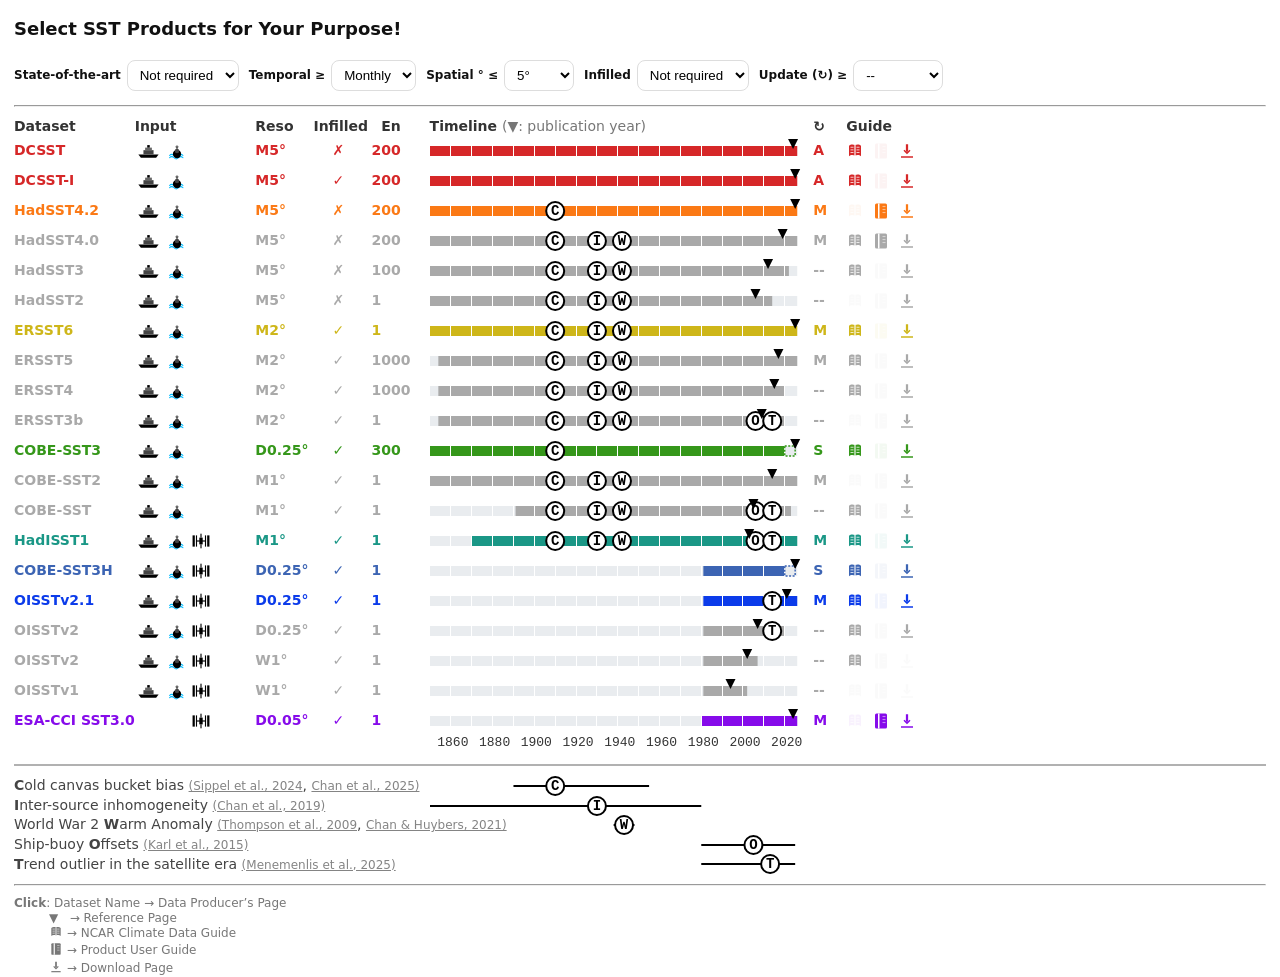
<file: Dataset_selector.html>
<!doctype html>
<html lang="en">
<head>
<meta charset="utf-8" />
<meta name="viewport" content="width=device-width,initial-scale=1" />
<title>SST Select</title>
<style>
  :root{
    --bg:#ffffff;
    --text:#111;
    --muted:#69707a;
    --grid-gap:8px;
    --row-h:30px;
    --bar-h:10px;
    --bar-r:0px;
    --bgbar:#e9ecef;
    --dim:0.7;
    --marker-dim:0.1;
    --legend-muted:#444;
  }
  html,body{height:100%}
  body{margin:0;background:var(--bg);color:var(--text);font:14px/1.4 system-ui,-apple-system,Segoe UI,Roboto,Ubuntu,Arial,sans-serif}
  .wrap{max-width:1280px;margin:18px auto;padding:0 14px}
  h1{font:600 18px/1.2 system-ui;margin:0 0 12px}
  .controls{display:flex;flex-wrap:nowrap;gap:10px;margin:8px 0 14px;white-space:nowrap;}
  .control{display:flex;align-items:center;gap:6px}
  .control label{font-size:12px; font-weight: 600;}
  input[type="search"]{padding:6px 8px;border:1px solid #ddd;border-radius:8px}
  select{padding:6px 8px;border:1px solid #ddd;border-radius:8px;background:#fff}
  select:focus {
    outline: none;              /* remove default outline */
    border-color: #8d8d8d;         /* custom border */
    background-color: #ffffff;  /* custom background */
    color: #3d3d3d;                /* custom text color */
  }

  a.ref-link {
    font-size: 12px;     /* text size */
    color: #848484;      /* link color */
    text-decoration: underline;
  }

  a.ref-link:hover,
  a.ref-link:focus { color: #5c5c5c; }   /* optional */
  a.ref-link:visited { color: #848484; } /* optional */

  /* ==== main grid (8 columns) ==== */
  .grid{
    display:grid;
    grid-template-columns: 9% 9% 4% 4% 4% 30% 2% 6%;
    column-gap:var(--grid-gap);
    row-gap:0px;
    align-items:center;
    overflow:visible;
  }
  .hdr{font-weight:600;color:#333}
  .row{height:var(--row-h);display:contents}
  .cell{align-self:center;overflow:visible}
  .name a{font-weight:700;text-decoration:none;white-space:nowrap}
  .icons{display:flex;gap:6px;align-items:center}
  .icons img{height:18px;width:auto;object-fit:contain;display:block}
  .mono{font-variant-numeric:tabular-nums}
  .ens{white-space:nowrap}
  .upd{white-space:nowrap}
  .tl{position:relative;height:var(--row-h);display:flex;align-items:center}
  .tlsvg{width:100%;height:100%;overflow:visible}
  .bgbar{fill:var(--bgbar)}
  .actbar{stroke:none}
  .gap{fill:none;stroke-width:1.5;stroke-dasharray:2 1.5}
  .marker{cursor:pointer}
  .mtext{
    font:700 14px/1.0 ui-monospace,Consolas,monospace;
    dominant-baseline:central;
    text-anchor:middle;
    fill:#000;
    stroke:none;
  }
  .pubTri{cursor:pointer}

  .axis {
    border: none;
    margin: 0;
    height: 28px;
    line-height: 0;   /* remove baseline gap */
    padding-top: 0pt;   /* only top */
    padding-bottom: 0;   /* no bottom */
  }

  .axsvg {
    display: block;   /* stop inline-svg baseline spacing */
    height: 100%;
    width: 100%;
  }
  /* replace the old .tick text rule */
  .axis text.tick {
    font-size: 13px;                 /* set size */
    font-family: ui-monospace, Consolas, monospace;
    fill: #333;
  }
  .tick line{stroke:#bbb}
  .dim{opacity:var(--dim)}
  .row.dim > .cell{opacity:var(--dim)}
  .not-soa{filter:grayscale(1) opacity(0.75);opacity:0.6}

  /* ==== legend aligned to the same 7-column grid ==== */
  .legend{
    display:grid;
    grid-template-columns: 9% 9% 4% 4% 4% 30% 2% 6%;
    column-gap:var(--grid-gap);
    align-items:center;
    margin-top:10px;
    color:var(--legend-muted);
  }
  .legend .lg{display:contents}
  .legend .label{grid-column:1 / span 5; white-space:nowrap; overflow:visible}
  .legsvg{grid-column:6; height:14px; width:100%; overflow:visible; display:block; margin-left:0}
  .legline{stroke:#000;stroke-width:2}
  /* style only the circle; do not stroke text */
  .legmark circle{fill:#fff;stroke:#000;stroke-width:2}
  .legend .mtext{fill:#000;stroke:none}

  /* link-icons cell */
  .links{display:flex;align-items:center;gap:8px}
  .linkicon{width:18px;height:18px;display:inline-block}
  .linkicon img{width:100%;height:100%;display:block}
  .linkicon[aria-disabled="true"]{opacity:.05;pointer-events:none}

  .tip{position:fixed;pointer-events:none;background:#111;color:#fff;padding:6px 8px;border-radius:6px;font-size:12px;opacity:0;transition:opacity .12s}
  body[data-hover-code] .marker{opacity:var(--marker-dim)}
  body[data-hover-code] .marker[data-code]{opacity:var(--marker-dim)}
  body[data-hover-code] .marker[data-code].active-code{opacity:1}

  /* dim all legend rows when a code is hovered */
  body[data-hover-code] .legend .label,
  body[data-hover-code] .legend .legsvg { opacity: var(--dim); }

  /* undim only the matching legend row */
  body[data-hover-code] .legend .lg.active-code .label,
  body[data-hover-code] .legend .lg.active-code .legsvg { opacity: 1; }

  hr {margin:10px 0;   /* thin spacing around rule */}

  hr.dashed {
    border: none;                 /* remove default */
    border-top: 2px solid #4444446a;  /* dashed rule */
    margin: 0;                    /* control spacing */
  }

  .tl-scroll{ overflow-x:auto; }
  .tl-content{ min-width:300px; }  /* prevents shrink; enables sideways scroll */
  .grid, .legend, .axis{ min-width:300px; }  /* match the same min */

.instructions {
  color:#777;
  font-size:9pt;
  margin:0;
  line-height:1.2;
}

.instructions .line {
  display:block;       /* force each item onto its own line */
  margin-left:35px;   /* indent all continuation lines */
}

.instructions .line.first {
  margin-left:0;       /* first line stays flush */
}

</style>

</head>
<body>
<div class="wrap">
  <h1>Select SST Products for Your Purpose!</h1>

  <div class="tl-scroll">
  <div class="controls">
    <div class="control">
      <label>State-of-the-art</label>
      <select id="flt-soa">
        <option value="any" selected>Not required</option>
        <option value="yes">Yes</option>
      </select>
    </div>
    <div class="control">
      <label>Temporal ≥</label>
      <select id="flt-temporal">
        <option value="Monthly" selected>Monthly</option>
        <option value="Weekly">Weekly</option>
        <option value="Daily">Daily</option>
      </select>
    </div>
    <div class="control">
      <label>Spatial ° ≤</label>
      <select id="flt-spatial">
        <option value="5" selected>5°</option>
        <option value="2">2°</option>
        <option value="1">1°</option>
        <option value="0.25">0.25°</option>
        <option value="0.05">0.05°</option>
      </select>
    </div>
    <div class="control">
      <label>Infilled</label>
      <select id="flt-complete">
        <option value="any" selected>Not required</option>
        <option value="yes">Yes</option>
      </select>
    </div>
    <div class="control">
      <label>Update (↻) ≥</label>
      <select id="flt-update">
        <option value="any" selected>--</option>
        <option value="static">Static</option>
        <option value="annually">Annually</option>
        <option value="monthly">Monthly</option>
      </select>
    </div>
  </div>

  <hr>

  <div class="grid hdr" id="hdr">
    <div class="cell name">Dataset</div>
    <div class="cell">Input</div>
    <div class="cell">Reso</div>
    <div class="cell">Infilled</div>
    <div class="cell">&nbsp En</div>
    <div class="cell">Timeline <span style="color:#777; font-weight: normal;">(▼: publication year)</span></div>
    <div class="cell">↻</div>
    <div class="cell">Guide</div> <!-- new -->
  </div>

  <div class="grid" id="rows"></div>

  <div class="axis"><svg class="axsvg"></svg></div>
  <hr class="dashed">

  <!-- Legend uses same grid. Text spans columns 1–5. SVG sits in column 6. -->
  <div class="legend" id="legend">
    <div class="lg" data-code="C"><span class="label"><b>C</b>old canvas bucket bias
      <a href="https://www.nature.com/articles/s41586-024-08230-1" class="ref-link">(Sippel et al., 2024</a>,
      <a href="https://doi.org/10.1029/2025GL116615" class="ref-link">Chan et al., 2025)</a></span><svg class="legsvg"></svg></div>
    <div class="lg" data-code="I"><span class="label"><b>I</b>nter-source inhomogeneity
      <a href="https://doi.org/10.1038/s41586-019-1349-2" class="ref-link">(Chan et al., 2019)</a></span><svg class="legsvg"></svg></div>
    <div class="lg" data-code="W"><span class="label">World War 2 <b>W</b>arm Anomaly
      <a href="https://doi.org/10.1038/nature06982" class="ref-link">(Thompson et al., 2009</a>,
      <a href="https://doi.org/10.1175/JCLI-D-20-0907.1" class="ref-link">Chan & Huybers, 2021)</a></span><svg class="legsvg"></svg></div>
    <div class="lg" data-code="O"><span class="label">Ship-buoy <b>O</b>ffsets
      <a href="https://doi.org/10.1126/science.aaa5632" class="ref-link">(Karl et al., 2015)</a></span><svg class="legsvg"></svg></div>
    <div class="lg" data-code="T"><span class="label"><b>T</b>rend outlier in the satellite era
      <a href="https://doi.org/10.1038/s41558-025-02362-6" class="ref-link">(Menemenlis et al., 2025)</a></span><svg class="legsvg"></svg></div>
    <!--<div class="lg" data-code="?"><span class="label" style="color:#ff0000"><b>Need to Check!</b></span><svg class="legsvg"></svg></div> -->
  </div>

  <hr>

  <p class="instructions">
    <span class="line first"><b>Click</b>: Dataset Name → Data Producer’s Page</span>
    <span class="line">▼ &nbsp → Reference Page</span>
    
    <span class="line">
      <span class="icon" style="color:#777; vertical-align:middle;">
        <svg xmlns="http://www.w3.org/2000/svg" viewBox="0 0 24 24" width="14" height="14">
            <path d="M12 4 C9 3,6 3,4 5 v14 c2-2,5-2,8-1 z" fill="currentColor"/>
            <path d="M12 4 C15 3,18 3,20 5 v14 c-2-2-5-2-8-1 z" fill="currentColor"/>
            <line x1="12" y1="4" x2="12" y2="20" stroke="white" stroke-width="1.5"/>
            <line x1="6" y1="7" x2="10" y2="7" stroke="white" stroke-width="1"/>
            <line x1="6" y1="10.5" x2="10" y2="10.5" stroke="white" stroke-width="1"/>
            <line x1="6" y1="14" x2="10" y2="14" stroke="white" stroke-width="1"/>
            <line x1="14" y1="7" x2="18" y2="7" stroke="white" stroke-width="1"/>
            <line x1="14" y1="10.5" x2="18" y2="10.5" stroke="white" stroke-width="1"/>
            <line x1="14" y1="14" x2="18" y2="14" stroke="white" stroke-width="1"/>
          </svg>
      </span> → NCAR Climate Data Guide
    </span>

    <span class="line">
      <span class="icon" style="color:#777; vertical-align:middle;">
        <svg xmlns="http://www.w3.org/2000/svg" viewBox="0 0 24 24" width="14" height="14">
          <path d="M6 2h12a2 2 0 0 1 2 2v16a2 2 0 0 1-2 2H6a2 2 0 0 1-2-2V4a2 2 0 0 1 2-2z" fill="currentColor"/>
          <line x1="9" y1="2" x2="9" y2="22" stroke="white" stroke-width="2"/>
          <line x1="14" y1="6" x2="18" y2="6" stroke="white" stroke-width="1.5" opacity="0.5"/>
          <line x1="14" y1="10" x2="18" y2="10" stroke="white" stroke-width="1.5" opacity="0.5"/>
          <line x1="14" y1="14" x2="18" y2="14" stroke="white" stroke-width="1.5" opacity="0.5"/>
        </svg>
      </span> → Product User Guide
    </span>
    <span class="line">
      <span class="icon" style="color:#777; vertical-align:middle;">
        <svg xmlns="http://www.w3.org/2000/svg" viewBox="0 0 24 24" width="14" height="14">
            <path d="M12 3v10" stroke="currentColor" stroke-width="3" fill="none"/>
            <path d="M8 11l4 4 4-4" stroke="currentColor" stroke-width="2" fill="none"/>
            <path d="M4 19h16v2H4z" fill="currentColor"/>
          </svg>
      </span> → Download Page
    </span>
  </p>

  </div>
</div>

<div class="tip" id="tip"></div>

<script type="application/json" id="data">
[
  {"id":"dcsst","name":"DCSST","pub_year":2024,
   "icons":{"ship":true,"buoy":true,"sat":false},
   "temporal":"Monthly","spatial":"5°","spatial_complete":false,"ensemble":200,
   "start":1850,"end":"present","bg_start":1850,"bg_end":"present",
   "color":"#D62728","state_of_the_art":true,"update_frequency":"Annually",
   "url":"https://duochanatharvard.github.io/#DCENT",
   "pub_url":"https://doi.org/10.1038/s41597-024-03742-x",
   "guide_url":"https://climatedataguide.ucar.edu/climate-data/dcent",
   "download_url":"https://doi.org/10.7910/DVN/NU4UGW"},

  {"id":"dcssti","name":"DCSST-I","pub_year":2025,
   "icons":{"ship":true,"buoy":true,"sat":false},
   "temporal":"Monthly","spatial":"5°","spatial_complete":true,"ensemble":200,
   "start":1850,"end":"present","bg_start":1850,"bg_end":"present",
   "color":"#D62728","state_of_the_art":true,"update_frequency":"Annually",
   "url":"https://duochanatharvard.github.io/#DCENT",
   "pub_url":"https://doi.org/10.31223/X5V16S",
   "guide_url":"https://climatedataguide.ucar.edu/climate-data/dcent",
   "download_url":"https://doi.org/10.7910/DVN/ROG38Q"},

  {"id":"hadsst42","name":"HadSST4.2","pub_year":2025,
   "icons":{"ship":true,"buoy":true,"sat":false},
   "temporal":"Monthly","spatial":"5°","spatial_complete":false,"ensemble":200,
   "start":1850,"end":"present","bg_start":1850,"bg_end":"present",
   "color":"#fb7915","state_of_the_art":true,"update_frequency":"Monthly",
   "url":"https://www.metoffice.gov.uk/hadobs/hadsst4/",
   "pub_url":"https://doi.org/10.1029/2018JD029867",
   "user_guide_url": "https://www.metoffice.gov.uk/hadobs/hadsst4/documentation/HadSST.4.2.0.0_product_user_guide.pdf",
   "download_url":"https://www.metoffice.gov.uk/hadobs/hadsst4/data/download.html",
   "markers":[{"year":1910,"code":"C"}]},

  {"id":"hadsst4","name":"HadSST4.0","pub_year":2019,
   "icons":{"ship":true,"buoy":true,"sat":false},
   "temporal":"Monthly","spatial":"5°","spatial_complete":false,"ensemble":200,
   "start":1850,"end":"present","bg_start":1850,"bg_end":"present",
   "color":"#a9a9a9","state_of_the_art":false,"update_frequency":"Monthly",
   "url":"https://www.metoffice.gov.uk/hadobs/hadsst4/",
   "pub_url":"https://doi.org/10.1029/2018JD029867",
   "guide_url":"https://climatedataguide.ucar.edu/climate-data/sst-data-hadsst4",
   "user_guide_url": "https://hadleyserver.metoffice.gov.uk/hadsst4/documentation/HadSST.4.0.1.0_product_user_guide.pdf",
   "download_url":"https://www.metoffice.gov.uk/hadobs/hadsst4/HadSST.4.0.1.0_data/HadSST.4.0.1.0_download.html",
   "markers":[{"year":1910,"code":"C"},{"year":1930,"code":"I"},{"year":1942,"code":"W"}]},

  {"id":"hadsst3","name":"HadSST3","pub_year":2012,
   "icons":{"ship":true,"buoy":true,"sat":false},
   "temporal":"Monthly","spatial":"5°","spatial_complete":false,"ensemble":100,
   "start":1850,"end":2022,"bg_start":1850,"bg_end":"present",
   "color":"#a9a9a9","state_of_the_art":false,"update_frequency":"--",
   "url":"https://www.metoffice.gov.uk/hadobs/hadsst3/",
   "pub_url":"https://doi.org/10.1029/2010JD015220",
   "guide_url":"https://climatedataguide.ucar.edu/climate-data/sst-data-hadsst3",
   "download_url":"https://www.metoffice.gov.uk/hadobs/hadsst3/data/download.html",
   "markers":[{"year":1910,"code":"C"},{"year":1930,"code":"I"},{"year":1942,"code":"W"}]},

  {"id":"hadsst2","name":"HadSST2","pub_year":2006,
   "icons":{"ship":true,"buoy":true,"sat":false},
   "temporal":"Monthly","spatial":"5°","spatial_complete":false,"ensemble":1,
   "start":1850,"end":2014,"bg_start":1850,"bg_end":"present",
   "color":"#a9a9a9","state_of_the_art":false,"update_frequency":"--",
   "url":"https://www.metoffice.gov.uk/hadobs/hadsst2/",
   "pub_url":"https://doi.org/10.1175/JCLI3637.1",
   "download_url":"https://www.metoffice.gov.uk/hadobs/hadsst2/data/download.html",
   "markers":[{"year":1910,"code":"C"},{"year":1930,"code":"I"},{"year":1942,"code":"W"}]},

  {"id":"ersst6","name":"ERSST6","pub_year":2025,
   "icons":{"ship":true,"buoy":true,"sat":false},
   "temporal":"Monthly","spatial":"2°","spatial_complete":true,"ensemble":"1",
   "start":1850,"end":"present","bg_start":1850,"bg_end":"present",
   "color":"#ceb619","state_of_the_art":true,"update_frequency":"Monthly",
   "url":"https://www.ncei.noaa.gov/products/extended-reconstructed-sst",
   "pub_url":"https://doi.org/10.1175/JCLI-D-23-0707.1",
   "guide_url":"https://climatedataguide.ucar.edu/climate-data/sst-data-noaa-extended-reconstruction-ssts-version-6-ersstv6",
   "download_url":"https://www.ncei.noaa.gov/data/sea-surface-temperature-extended-reconstructed/v6/access/",
   "markers":[{"year":1910,"code":"C"},{"year":1930,"code":"I"},{"year":1942,"code":"W"}]},

  {"id":"ersst5","name":"ERSST5","pub_year":2017,
   "icons":{"ship":true,"buoy":true,"sat":false},
   "temporal":"Monthly","spatial":"2°","spatial_complete":true,"ensemble":1000,
   "start":1854,"end":"present","bg_start":1850,"bg_end":"present",
   "color":"#a9a9a9","state_of_the_art":false,"update_frequency":"Monthly",
   "url":"https://www.ncei.noaa.gov/products/extended-reconstructed-sst",
   "pub_url":"https://doi.org/10.1175/JCLI-D-16-0836.1",
   "guide_url":"https://climatedataguide.ucar.edu/climate-data/sst-data-noaa-extended-reconstruction-ssts-version-5-ersstv5",
   "download_url":"https://www.ncei.noaa.gov/pub/data/cmb/ersst/v5/netcdf/",
   "markers":[{"year":1910,"code":"C"},{"year":1930,"code":"I"},{"year":1942,"code":"W"}]},

  {"id":"ersst4","name":"ERSST4","pub_year":2015,
   "icons":{"ship":true,"buoy":true,"sat":false},
   "temporal":"Monthly","spatial":"2°","spatial_complete":true,"ensemble":1000,
   "start":1854,"end":2020,"bg_start":1850,"bg_end":"present",
   "color":"#a9a9a9","state_of_the_art":false,"update_frequency":"M",
   "url":"https://www.ncei.noaa.gov/products/extended-reconstructed-sst",
   "pub_url":"https://doi.org/10.1175/JCLI-D-14-00006.1",
   "guide_url":"https://climatedataguide.ucar.edu/climate-data/sst-data-noaa-extended-reconstruction-ssts-version-4",
   "download_url":"https://www.ncei.noaa.gov/pub/data/cmb/ersst/v4/netcdf/",
   "markers":[{"year":1910,"code":"C"},{"year":1930,"code":"I"},{"year":1942,"code":"W"}]},

  {"id":"ersst3","name":"ERSST3b","pub_year":2009,
   "icons":{"ship":true,"buoy":true,"sat":false},
   "temporal":"Monthly","spatial":"2°","spatial_complete":true,"ensemble":1,
   "start":1854,"end":2020,"bg_start":1850,"bg_end":"present",
   "color":"#a9a9a9","state_of_the_art":false,"update_frequency":"M",
   "url":"https://www.ncei.noaa.gov/products/extended-reconstructed-sst",
   "pub_url":"https://doi.org/10.1175/2007JCLI2100.1",
   "download_url":"https://www.ncei.noaa.gov/pub/data/cmb/ersst/v3b/netcdf/",
   "markers":[{"year":1910,"code":"C"},{"year":1930,"code":"I"},{"year":1942,"code":"W"},{"year":2006,"code":"O"},{"year":2014,"code":"T"}]},

  {"id":"cobesst3","name":"COBE-SST3","pub_year":2025,
   "icons":{"ship":true,"buoy":true,"sat":false},
   "temporal":"Daily","spatial":"0.25°","spatial_complete":true,"ensemble":300,
   "start":1850,"end":2020,"bg_start":1850,"bg_end":"present",
   "color":"#35971a","state_of_the_art":true,"update_frequency":"Static",
   "url":"https://metsoc.jp/jmsj/GA/JMSJ2025-002.pdf",
   "pub_url":"https://doi.org/10.2151/jmsj.2025-002",
   "guide_url":"https://climatedataguide.ucar.edu/climate-data/sst-data-cobev3-centennial-situ-observation-based-estimates-version-3",
   "download_url":"https://climate.mri-jma.go.jp/pub/archives/Ishii-et-al_COBE-SST3/",
   "markers":[{"year":1910,"code":"C"}]},

  {"id":"cobesst2","name":"COBE-SST2","pub_year":2014,
   "icons":{"ship":true,"buoy":true,"sat":false},
   "temporal":"Monthly","spatial":"1°","spatial_complete":true,"ensemble":1,
   "start":1850,"end":"present","bg_start":1850,"bg_end":"present",
   "color":"#a9a9a9","state_of_the_art":false,"update_frequency":"Monthly",
   "url":"https://ds.data.jma.go.jp/tcc/tcc/products/elnino/cobesst2_doc.html",
   "pub_url":"https://doi.org/10.1175/JCLI-D-12-00837.1",
   "download_url":"https://downloads.psl.noaa.gov/Datasets/COBE2/",
   "markers":[{"year":1910,"code":"C"},{"year":1930,"code":"I"},{"year":1942,"code":"W"}]},

  {"id":"cobesst","name":"COBE-SST","pub_year":2005,
   "icons":{"ship":true,"buoy":true,"sat":false},
   "temporal":"Monthly","spatial":"1°","spatial_complete":true,"ensemble":1,
   "start":1891,"end":2023,"bg_start":1850,"bg_end":"present",
   "color":"#a9a9a9","state_of_the_art":false,"update_frequency":"--",
   "url":"https://ds.data.jma.go.jp/tcc/tcc/products/elnino/cobesst_doc.html",
   "pub_url":"https://doi.org/10.1002/joc.1169",
   "guide_url":"https://climatedataguide.ucar.edu/climate-data/sst-data-cobe-centennial-situ-observation-based-estimates",
   "download_url":"https://downloads.psl.noaa.gov/Datasets/COBE/",
   "markers":[{"year":1910,"code":"C"},{"year":1930,"code":"I"},{"year":1942,"code":"W"},{"year":2006,"code":"O"},{"year":2014,"code":"T"}]},

  {"id":"hadisst","name":"HadISST1","pub_year":2003,
   "icons":{"ship":true,"buoy":true,"sat":true},
   "temporal":"Monthly","spatial":"1°","spatial_complete":true,"ensemble":1,
   "start":1870,"end":"present","bg_start":1850,"bg_end":"present",
   "color":"#1a9786","state_of_the_art":true,"update_frequency":"Monthly",
   "url":"https://www.metoffice.gov.uk/hadobs/hadisst/index.html",
   "pub_url":"https://doi.org/10.1029/2002JD002670",
   "guide_url":"https://climatedataguide.ucar.edu/climate-data/sst-data-hadisst-v11",
   "download_url":"https://www.metoffice.gov.uk/hadobs/hadisst/data/download.html",
   "markers":[{"year":1910,"code":"C"},{"year":1930,"code":"I"},{"year":1942,"code":"W"},{"year":2006,"code":"O"},{"year":2014,"code":"T"}]},

  {"id":"cobesst3h","name":"COBE-SST3H","pub_year":2025,
   "icons":{"ship":true,"buoy":true,"sat":true},
   "temporal":"Daily","spatial":"0.25°","spatial_complete":true,"ensemble":1,
   "start":1981,"end":2020,"bg_start":1850,"bg_end":"present",
   "color":"#3C64B3","state_of_the_art":true,"update_frequency":"Static",
   "url":"https://metsoc.jp/jmsj/GA/JMSJ2025-002.pdf",
   "pub_url":"https://doi.org/10.2151/jmsj.2025-002",
   "guide_url":"https://climatedataguide.ucar.edu/climate-data/sst-data-cobev3-centennial-situ-observation-based-estimates-version-3",
   "download_url":"https://climate.mri-jma.go.jp/pub/archives/Ishii-et-al_COBE-SST3/"},

  {"id":"oisst21","name":"OISSTv2.1","pub_year":2021,
   "icons":{"ship":true,"buoy":true,"sat":true},
   "temporal":"Daily","spatial":"0.25°","spatial_complete":true,"ensemble":1,
   "start":1981,"end":"present","bg_start":1850,"bg_end":"present",
   "color":"#0b3bea","state_of_the_art":true,"update_frequency":"Monthly",
   "url":"https://www.ncei.noaa.gov/products/optimum-interpolation-sst",
   "pub_url":"https://doi.org/10.1175/JCLI-D-20-0166.1",
   "guide_url":"https://climatedataguide.ucar.edu/climate-data/sst-data-noaa-daily-optimum-interpolation-sea-surface-temperature-version-21-oisstv21",
   "download_url":"https://www.ncei.noaa.gov/data/sea-surface-temperature-optimum-interpolation/v2.1/access/avhrr/",
   "markers":[{"year":2014,"code":"T"}]},

  {"id":"oisst2","name":"OISSTv2","pub_year":2007,
   "icons":{"ship":true,"buoy":true,"sat":true},
   "temporal":"Daily","spatial":"0.25°","spatial_complete":true,"ensemble":1,
   "start":1981,"end":2020,"bg_start":1850,"bg_end":"present",
   "color":"#a9a9a9","state_of_the_art":false,"update_frequency":"--",
   "url":"https://www.ncei.noaa.gov/products/optimum-interpolation-sst",
   "pub_url":"https://doi.org/10.1175/2007JCLI1824.1",
   "guide_url":"https://climatedataguide.ucar.edu/climate-data/sst-data-noaa-high-resolution-025x025-blended-analysis-daily-sst-and-ice-oisstv2",
   "download_url":"https://www.ncei.noaa.gov/data/sea-surface-temperature-optimum-interpolation/v2/access/amsr-avhrr/",
   "markers":[{"year":2014,"code":"T"}]},

  {"id":"oisst22","name":"OISSTv2","pub_year":2002,
   "icons":{"ship":true,"buoy":true,"sat":true},
   "temporal":"Weekly","spatial":"1°","spatial_complete":true,"ensemble":1,
   "start":1981,"end":2007,"bg_start":1850,"bg_end":"present",
   "color":"#a9a9a9","state_of_the_art":false,"update_frequency":"--",
   "url":"https://www.ncei.noaa.gov/products/optimum-interpolation-sst",
   "guide_url":"https://climatedataguide.ucar.edu/climate-data/sst-data-noaa-optimal-interpolation-oi-sst-analysis-version-2-oisstv2-1x1",
   "pub_url":"https://doi.org/10.1175/1520-0442(2002)015%3C1609:AIISAS%3E2.0.CO;2"},

  {"id":"oisst","name":"OISSTv1","pub_year":1994,
   "icons":{"ship":true,"buoy":true,"sat":true},
   "temporal":"Weekly","spatial":"1°","spatial_complete":true,"ensemble":1,
   "start":1981,"end":2002,"bg_start":1850,"bg_end":"present",
   "color":"#a9a9a9","state_of_the_art":false,"update_frequency":"--",
   "url":"https://www.ncei.noaa.gov/products/optimum-interpolation-sst",
   "pub_url":"https://doi.org/10.1175/1520-0442(1994)007%3C0929:IGSSTA%3E2.0.CO;2"},

  {"id":"ccisst","name":"ESA-CCI SST3.0","pub_year":2024,
   "icons":{"ship":false,"buoy":false,"sat":true},
   "temporal":"Daily","spatial":"0.05°","spatial_complete":true,"ensemble":1,
   "start":1980,"end":"present","bg_start":1850,"bg_end":"present",
   "color":"#860bea","state_of_the_art":true,"update_frequency":"Monthly",
   "url":"https://climate.esa.int/en/projects/sea-surface-temperature/",
   "pub_url":"https://doi.org/10.1038/s41597-024-03147-w",
   "user_guide_url":"https://climate.esa.int/documents/2568/SST_CCI_D4.2_PUG_v1.1.pdf",
   "download_url":"https://doi.org/10.5285/4a9654136a7148e39b7feb56f8bb02d2"}
]
</script>

<script>
/* ===== utilities ===== */
const $ = (q, el=document)=>el.querySelector(q);
const $$ = (q, el=document)=>[...el.querySelectorAll(q)];
const now = new Date();
const CURR_YEAR = now.getFullYear();
const CURR_DECADE = Math.ceil(CURR_YEAR/10)*10;
const BREAK_YEAR = 1850;
const POST_WEIGHT = 1;
const ICONS = {
  ship_img:'data:image/svg+xml;utf8,<svg xmlns="http://www.w3.org/2000/svg" width="30" height="20" viewBox="0 0 32 20"><polygon points="4,14 28,14 25,18 7,18" fill="%23000"/><rect x="10" y="9" width="12" height="5" fill="%23444"/><rect x="12" y="6" width="8" height="3" fill="%23666"/><rect x="14.5" y="3" width="3" height="3" fill="%23000"/></svg>',
  buoy_img:'data:image/svg+xml;utf8,<svg xmlns="http://www.w3.org/2000/svg" width="24" height="24" viewBox="0 0 24 24"><!-- 水波：蓝色弧线 --><path d="M2 18 q3 -3 6 0 t6 0 t6 0" fill="none" stroke="%2300bbff" stroke-width="1.4" stroke-linecap="round"/><path d="M2 21 q3 -3 6 0 t6 0 t6 0" fill="none" stroke="%2300bbff" stroke-width="1.4" stroke-linecap="round"/><circle cx="12" cy="16" r="5.5" fill="%23000"/><rect x="11.5" y="8" width="1" height="8" fill="%23000"/><circle cx="12" cy="12" r="3" fill="%23444"/><circle cx="12" cy="6.5" r="1.3" fill="%23fff" stroke="%23000" stroke-width="1"/></svg>',
  sat_img:'data:image/svg+xml;utf8,<svg xmlns="http://www.w3.org/2000/svg" width="32" height="32" viewBox="0 0 32 32"><!-- 左侧太阳能板 --><rect x="1" y="6" width="4" height="20" fill="%23000"/><rect x="7" y="6" width="2" height="20" fill="%23000"/><!-- 右侧太阳能板 --><rect x="23" y="6" width="2" height="20" fill="%23000"/><rect x="27" y="6" width="4" height="20" fill="%23000"/><!-- 中心主体 --><rect x="13" y="10" width="6" height="12" fill="%23000"/><!-- 上下延伸部分 --><rect x="15" y="3" width="2" height="7" fill="%23000"/><rect x="15" y="22" width="2" height="7" fill="%23000"/><!-- 横向连接线 --><rect x="7" y="15" width="18" height="2" fill="%23000"/></svg>',
  guide_img:'data:image/svg+xml;utf8,<svg xmlns="http://www.w3.org/2000/svg" width="18" height="18" viewBox="0 0 24 24"><path d="M4 5a2 2 0 0 1 2-2h12v16H8a2 2 0 0 0-2 2H4z" fill="%23000"/><path d="M8 5h8v2H8zm0 4h8v2H8zm0 4h6v2H8z" fill="%23fff"/></svg>',
  download_img:'data:image/svg+xml;utf8,<svg xmlns="http://www.w3.org/2000/svg" width="18" height="18" viewBox="0 0 24 24"><path d="M12 3v10" stroke="%23000" stroke-width="2"/><path d="M8 11l4 4 4-4" fill="none" stroke="%23000" stroke-width="2"/><path d="M4 19h16v2H4z" fill="%23000"/></svg>'
};

const guideSVG = `
<svg xmlns="http://www.w3.org/2000/svg" viewBox="0 0 24 24">
  <!-- left page -->
  <path d="M12 4 C9 3,6 3,4 5 v14 c2-2,5-2,8-1 z" fill="currentColor"/>
  <!-- right page -->
  <path d="M12 4 C15 3,18 3,20 5 v14 c-2-2-5-2-8-1 z" fill="currentColor"/>
  <!-- spine line -->
  <line x1="12" y1="4" x2="12" y2="20" stroke="white" stroke-width="1.5"/>
  <!-- page lines on left -->
  <line x1="6" y1="7" x2="10" y2="7" stroke="white" stroke-width="1"/>
  <line x1="6" y1="10.5" x2="10" y2="10.5" stroke="white" stroke-width="1"/>
  <line x1="6" y1="14" x2="10" y2="14" stroke="white" stroke-width="1"/>
  <!-- page lines on right -->
  <line x1="14" y1="7" x2="18" y2="7" stroke="white" stroke-width="1"/>
  <line x1="14" y1="10.5" x2="18" y2="10.5" stroke="white" stroke-width="1"/>
  <line x1="14" y1="14" x2="18" y2="14" stroke="white" stroke-width="1"/>
</svg>`;

const guideSVG2 = `<svg xmlns="http://www.w3.org/2000/svg" viewBox="0 0 24 24">
  <path d="M12 3v10" stroke="currentColor" stroke-width="3" fill="none"/>
  <path d="M8 11l4 4 4-4" stroke="currentColor" stroke-width="2" fill="none"/>
  <path d="M4 19h16v2H4z" fill="currentColor"/>
</svg>`;

const guideSVG3 = `<svg xmlns="http://www.w3.org/2000/svg" viewBox="0 0 24 24">
  <path d="M6 2h12a2 2 0 0 1 2 2v16a2 2 0 0 1-2 2H6a2 2 0 0 1-2-2V4a2 2 0 0 1 2-2z" fill="currentColor"/>
  <line x1="9" y1="2" x2="9" y2="22" stroke="white" stroke-width="2"/>
  <line x1="14" y1="6" x2="18" y2="6" stroke="white" stroke-width="1.5" opacity="0.5"/>
  <line x1="14" y1="10" x2="18" y2="10" stroke="white" stroke-width="1.5" opacity="0.5"/>
  <line x1="14" y1="14" x2="18" y2="14" stroke="white" stroke-width="1.5" opacity="0.5"/>
</svg>`;

const TEMP_RANK = { 'Monthly':1, 'Weekly':2, 'Daily':3 };
const UPD_RANK = {'any': 0, '--': 0, 'static': 1, 'annually': 2, 'monthly': 3};
function spatialToNum(s){ return parseFloat(String(s).replace('°','')); }

/* ===== scale ===== */
function buildScale(width, min=1850, br=BREAK_YEAR, max=CURR_DECADE, r=POST_WEIGHT){
  const pre = br - min;
  const post = max - br;
  const s = width / (pre + r*post);
  const preW = pre*s;
  function yearToX(y){
    if(y<=min) return 0;
    if(y>=max) return width;
    if(y<=br) return (y-min)*s;
    return preW + (y-br)*r*s;
  }
  return {yearToX,preW};
}

/* ===== state ===== */
let DATA = JSON.parse(document.getElementById('data').textContent);
function coerceYears(row){
  const e = row.end==='present'||row.end===null?CURR_YEAR:row.end;
  const be = row.bg_end==='present'||row.bg_end===null?CURR_YEAR:row.bg_end;
  return {...row, end_current:e, bg_end_current:be};
}
DATA = DATA.map(coerceYears);

/* ===== rendering ===== */
const rowsEl = document.getElementById('rows');
const axisSvg = $('.axsvg');
let tlWidth = 0, tlLeft = 0, scale = null;

function measureTlMetrics(){
  const tmp = document.createElement('div');
  tmp.className = 'row';
  for(let i=0;i<8;i++){
    const c = document.createElement('div');
    c.className = 'cell';
    tmp.appendChild(c);
  }
  rowsEl.appendChild(tmp);
  const tlCell = tmp.children[5];
  const rect = tlCell.getBoundingClientRect();
  const gridRect = rowsEl.getBoundingClientRect();
  const w = rect.width;
  const left = rect.left - gridRect.left;
  rowsEl.removeChild(tmp);
  return {w:left<0?w:left>gridRect.width?w: w, left: Math.max(0, Math.min(left, gridRect.width))};
}

function applyAxisSizing(){
  axisSvg.style.width = tlWidth+'px';
  axisSvg.style.marginLeft = tlLeft+'px';
}

function render(){
  const m = measureTlMetrics();
  tlWidth = m.w;
  tlLeft = m.left;
  scale = buildScale(tlWidth);

  applyAxisSizing();
  renderAxis();
  renderRows();
  renderLegend();
  attachLegendHover();
}

function renderAxis(){
  const h = 28;
  axisSvg.setAttribute('viewBox', `0 0 ${tlWidth} ${h}`);
  axisSvg.innerHTML = '';
  const s = buildScale(tlWidth);
  const g = document.createElementNS('http://www.w3.org/2000/svg','g');
  for(let y=1860; y<=CURR_DECADE-10; y+=20){
    const x = s.yearToX(y);
    const line = document.createElementNS('http://www.w3.org/2000/svg','line');
    line.setAttribute('x1',x); line.setAttribute('x2',x);
    line.setAttribute('y1',h-16); line.setAttribute('y2',h-4);
    line.setAttribute('class','tick');
    g.appendChild(line);
    const txt = document.createElementNS('http://www.w3.org/2000/svg','text');
    txt.setAttribute('x',x+2); txt.setAttribute('y',h-18); txt.setAttribute('text-anchor','middle');
    txt.textContent = y;
    txt.setAttribute('class','tick');
    g.appendChild(txt);
  }
  axisSvg.appendChild(g);
}

function mkCell(cls, parent){
  const d = document.createElement('div');
  d.className = 'cell '+cls;
  parent.appendChild(d);
  return d;
}

function renderRows(){
  rowsEl.innerHTML = '';
  const filtered = DATA.filter(applyFilters);
  filtered.forEach(row=>{
    const r = mkRow(row);
    rowsEl.appendChild(r);
  });
  attachHover();
}

function mkRow(row){
  const wrap = document.createElement('div'); wrap.className='row';

  const c1 = mkCell('name', wrap);
  const a = document.createElement('a');
  a.href=row.url; a.textContent=row.name; a.style.color=row.color; a.target="_blank"; a.rel="noopener";
  a.dataset.id=row.id; c1.appendChild(a);

  const c2 = mkCell('icons', wrap);
  ['ship','buoy','sat'].forEach(k=>{
    const img = document.createElement('img');
    const key = k + '_img';
    img.src = (row.icons?.[key] || ICONS[key]);
    img.alt = k;
    if (!row.icons?.[k]) img.style.visibility = 'hidden';  // keeps space, shows nothing
    c2.appendChild(img);
  });

  const c3 = mkCell('res', wrap);
  c3.style.color = row.color; c3.style.fontWeight='700';
  const TEMP_ABBR = {'Monthly':'M','Annually':'A','Annual':'A','Weekly':'W','Daily':'D'};
  const tempAbbr = TEMP_ABBR[row.temporal] || row.temporal;
  c3.textContent = `${tempAbbr}${row.spatial}`;

  const c4 = mkCell('comp', wrap);
  c4.style.color=row.color; c4.style.fontWeight='700'; c4.style.textAlign='center';
  c4.textContent = row.spatial_complete ? '✓' : '✗';

  const c5 = mkCell('ens mono', wrap);
  c5.style.color=row.color; c5.style.fontWeight='700';
  c5.textContent = (row.ensemble==null?'??':row.ensemble);

  const c6 = mkCell('tl', wrap);
  const svg = document.createElementNS('http://www.w3.org/2000/svg','svg');
  svg.classList.add('tlsvg');

  const tlH = parseFloat(getComputedStyle(document.documentElement).getPropertyValue('--row-h')) || 36;
  svg.setAttribute('viewBox', `0 0 ${tlWidth} ${tlH}`);

  const bh = parseFloat(getComputedStyle(document.documentElement).getPropertyValue('--bar-h'));
  const cy = tlH/2;
  const barY = cy - bh/2;

  // bars
  const bgx0 = scale.yearToX(row.bg_start);
  const bgx1 = scale.yearToX(row.bg_end_current);
  svg.appendChild(rect(bgx0, barY, bgx1-bgx0, bh, 'bgbar'));

  const ax0 = scale.yearToX(row.start);
  const ax1 = scale.yearToX(row.end_current);
  const act = rect(ax0, barY, Math.max(0, ax1-ax0), bh, 'actbar');
  act.setAttribute('fill', row.color); svg.appendChild(act);

  // decade cut lines confined to the active bar height
  for (let y = 1860; y <= CURR_DECADE; y += 10) {
    const x = scale.yearToX(y);
    const tick = document.createElementNS('http://www.w3.org/2000/svg','line');
    tick.setAttribute('x1', x);
    tick.setAttribute('x2', x);
    tick.setAttribute('y1', barY);           // start at bar top
    tick.setAttribute('y2', barY + bh);      // end at bar bottom
    tick.setAttribute('stroke', getComputedStyle(document.documentElement).getPropertyValue('--bg')); // true “cut”
    tick.setAttribute('stroke-width', 1);
    tick.setAttribute('pointer-events', 'none');
    tick.setAttribute('shape-rendering', 'crispEdges');
    svg.appendChild(tick);
  }

  if(row.pub_year && row.pub_year > row.end_current){
    const gx0 = ax1, gx1 = scale.yearToX(row.pub_year);
    const g = rect(gx0, barY, Math.max(0,gx1-gx0), bh, 'gap');
    g.setAttribute('stroke', row.color); svg.appendChild(g);
  }

  // markers
  (row.markers||[]).forEach(m=>{
    if(m.year<row.start || m.year>Math.max(row.end_current,row.pub_year||row.end_current)) return;
    const cx = scale.yearToX(m.year);
    const group = svgel('g', {'class':'marker','data-code':m.code});
    group.appendChild(svgel('circle',{cx, cy, r:9, fill:'#fff', stroke:'#000', 'stroke-width':2}));
    group.appendChild(svgel('text',{x:cx, y:cy, class:'mtext'}, m.code));
    group.addEventListener('mouseenter', ()=>handleCodeHover(m.code, true));
    group.addEventListener('mouseleave', ()=>handleCodeHover(m.code, false));
    group.addEventListener('mousemove', e=>showTip(e, `${row.name} ● ${m.code} — ${m.year}`));
    group.addEventListener('mouseout', hideTip);
    svg.appendChild(group);
  });

  // publication triangle
  if(row.pub_year){
    const px = scale.yearToX(row.pub_year);
    const tri = svgel('path',{d:`M ${px} ${barY+3} l -5 -10 l 10 0 z`,fill:'#000',class:'pubTri'});
    tri.addEventListener('click', ()=>window.open(row.pub_url,'_blank','noopener'));
    tri.addEventListener('mousemove', e=>showTip(e, `${row.name} ▲ publication — ${row.pub_year}`));
    tri.addEventListener('mouseout', hideTip);
    svg.appendChild(tri);
  }

  c6.appendChild(svg);

  const c7 = mkCell('upd', wrap);
  c7.style.color=row.color; c7.style.fontWeight='700';
  const UPD_ABBR = {'Annually':'A','Annual':'A','Monthly':'M','Static':'S','--':'--'};
  c7.textContent = UPD_ABBR[row.update_frequency] || '--';

  const c8 = mkCell('links', wrap);
  const hasGuide = !!row.guide_url;
  const hasDown  = !!row.download_url;
  c8.appendChild(linkIcon(row.guide_url, 'Data guide', guideSVG, row.color));
  c8.appendChild(linkIcon(row.user_guide_url, 'User Guide', guideSVG3, row.color));
  c8.appendChild(linkIcon(row.download_url, 'Download', guideSVG2, row.color));

  if(!row.state_of_the_art) wrap.classList.add('not-soa');
  wrap.dataset.rowId=row.id;
  return wrap;
}

function linkIcon(href, title, svgMarkup, color){
  const a = document.createElement('a');
  a.className = 'linkicon';
  a.title = title;
    if (href) {
    a.href = href;
    a.target = "_blank";
    a.rel = "noopener";
    a.style.color = color;     // normal colored icon
  } else {
    a.style.color = '#fff';    // make it white (invisible on white bg)
    a.setAttribute('aria-disabled', 'true');
  }
  a.innerHTML = svgMarkup;
  a.style.color = color;       // drives currentColor for both stroke and fill
  return a;
}


function rect(x,y,w,h,cls){
  const el = document.createElementNS('http://www.w3.org/2000/svg','rect');
  el.setAttribute('x',x); el.setAttribute('y',y); el.setAttribute('width',Math.max(0,w)); el.setAttribute('height',h);
  el.setAttribute('rx', parseFloat(getComputedStyle(document.documentElement).getPropertyValue('--bar-r')));
  el.setAttribute('class',cls);
  return el;
}
function svgel(tag, attrs={}, text){
  const ns='http://www.w3.org/2000/svg';
  const e=document.createElementNS(ns, tag);
  Object.entries(attrs).forEach(([k,v])=>e.setAttribute(k,v));
  if(text!=null) e.textContent=text;
  return e;
}

/* ===== legend ranges you control ===== */
const LEGEND_CONFIG = {
  C:  { start: 1890, end: 1955, mid: 1910 },
  I:  { start: 1850, end: 1980, mid: 1930 },
  W:  { start: 1938, end: 1948, mid: 1943 },
  O:  { start: 1980, end: 2025, mid: 2005 },
  T:  { start: 1980, end: 2025, mid: 2013 },
  '?':{ start: 1850, end: 2025 },
};
function getLegendRange(code){
  const cfg = LEGEND_CONFIG[code];
  if(!cfg) return null;
  return { start: cfg.start, end: cfg.end, mid: cfg.mid ?? (cfg.start + cfg.end)/2 };
}

/* ===== legend rendering aligned to column 6 width ===== */
function renderLegend(){
  $$('.legend .lg').forEach(lg=>{
    const code = lg.getAttribute('data-code');
    const svg  = lg.querySelector('.legsvg');
    if(!svg) return;

    const r = getLegendRange(code);
    svg.innerHTML = '';
    if(!r) return;

    const w = svg.getBoundingClientRect().width; // actual width of legend column 6
    const h = 14;
    svg.setAttribute('viewBox', `0 0 ${w} ${h}`);
    const y = h/2;

    const s = buildScale(w); // same scale mechanics as main timeline
    const x0 = s.yearToX(r.start);
    const x1 = s.yearToX(r.end);
    const xm = s.yearToX(r.mid);

    svg.appendChild(svgel('line',{x1:x0,x2:x1,y1:y,y2:y,class:'legline'}));

    const g = svgel('g', {'class':'legmark'});
    g.appendChild(svgel('circle',{cx:xm,cy:y,r:9,class:'legmark'}));
    g.appendChild(svgel('text',{
      x:xm,
      y:y,
      class:'mtext'   // use same styling as dataset markers
    }, code));
    svg.appendChild(g);
  });
}

/* ===== hover logic ===== */
function attachHover(){
  const sel = '.name a, .res, .comp, .ens, .tl, .upd, .links';  // name, infilled, en, timeline bar, update, guide
  $$(sel, rowsEl).forEach(el=>{
    const row = el.closest('.row');
    const id  = row?.dataset.rowId;

    function enter(){
      $$('.row', rowsEl).forEach(r=>{
        r.classList.toggle('dim', r.dataset.rowId !== id);
      });
    }
    function leave(){
      $$('.row', rowsEl).forEach(r=> r.classList.remove('dim'));
    }

    el.addEventListener('mouseenter', enter);
    el.addEventListener('mouseleave', leave);
  });
}

function attachLegendHover(){
  $$('.legend .lg').forEach(lg=>{
    const code = lg.getAttribute('data-code');
    lg.addEventListener('mouseenter', ()=>handleCodeHover(code, true));
    lg.addEventListener('mouseleave', ()=>handleCodeHover(code, false));
  });
}
function handleCodeHover(code, on){
  const body=document.body;
  if(on){
    body.setAttribute('data-hover-code', code);
    $$('.marker', rowsEl).forEach(m=>{
      m.classList.toggle('active-code', m.getAttribute('data-code')===code);
    });
    $$('.legend .lg').forEach(lg=>{
      lg.classList.toggle('active-code', lg.getAttribute('data-code')===code);
    });
  }else{
    body.removeAttribute('data-hover-code');
  }
}

/* ===== tooltips ===== */
const tip = document.getElementById('tip');
function showTip(evt, text){
  tip.textContent = text;
  const pad=10;
  tip.style.left = (evt.clientX+pad)+'px';
  tip.style.top  = (evt.clientY+pad)+'px';
  tip.style.opacity = 1;
}
function hideTip(){ tip.style.opacity = 0; }

/* ===== filters ===== */
function applyFilters(row){
  const tsel = $('#flt-temporal').value;
  if ((TEMP_RANK[row.temporal]||0) < (TEMP_RANK[tsel]||0)) return false;

  const ssel = $('#flt-spatial').value;
  if (spatialToNum(row.spatial) > parseFloat(ssel)) return false;

  const u = $('#flt-update').value;                   // 'any' | 'static' | 'annually' | 'monthly'
  if (u !== 'any') {
    const need = UPD_RANK[u] ?? 0;
    const have = UPD_RANK[(row.update_frequency || '--').toLowerCase()] ?? 0;
    if (have < need) return false;                    // drops “--” when need ≥ static
  }

  const c = $('#flt-complete').value;
  if (c==='yes' && !row.spatial_complete) return false;

  const s = $('#flt-soa').value;
  if (s==='yes' && !row.state_of_the_art) return false;

  return true;
}

['flt-temporal','flt-spatial','flt-update','flt-complete','flt-soa']
  .forEach(id => document.getElementById(id).addEventListener('change', renderRows));

/* ===== init ===== */
window.addEventListener('resize', render);
new ResizeObserver(()=>render()).observe(rowsEl);
render();
</script>
</body>
</html>
</file>
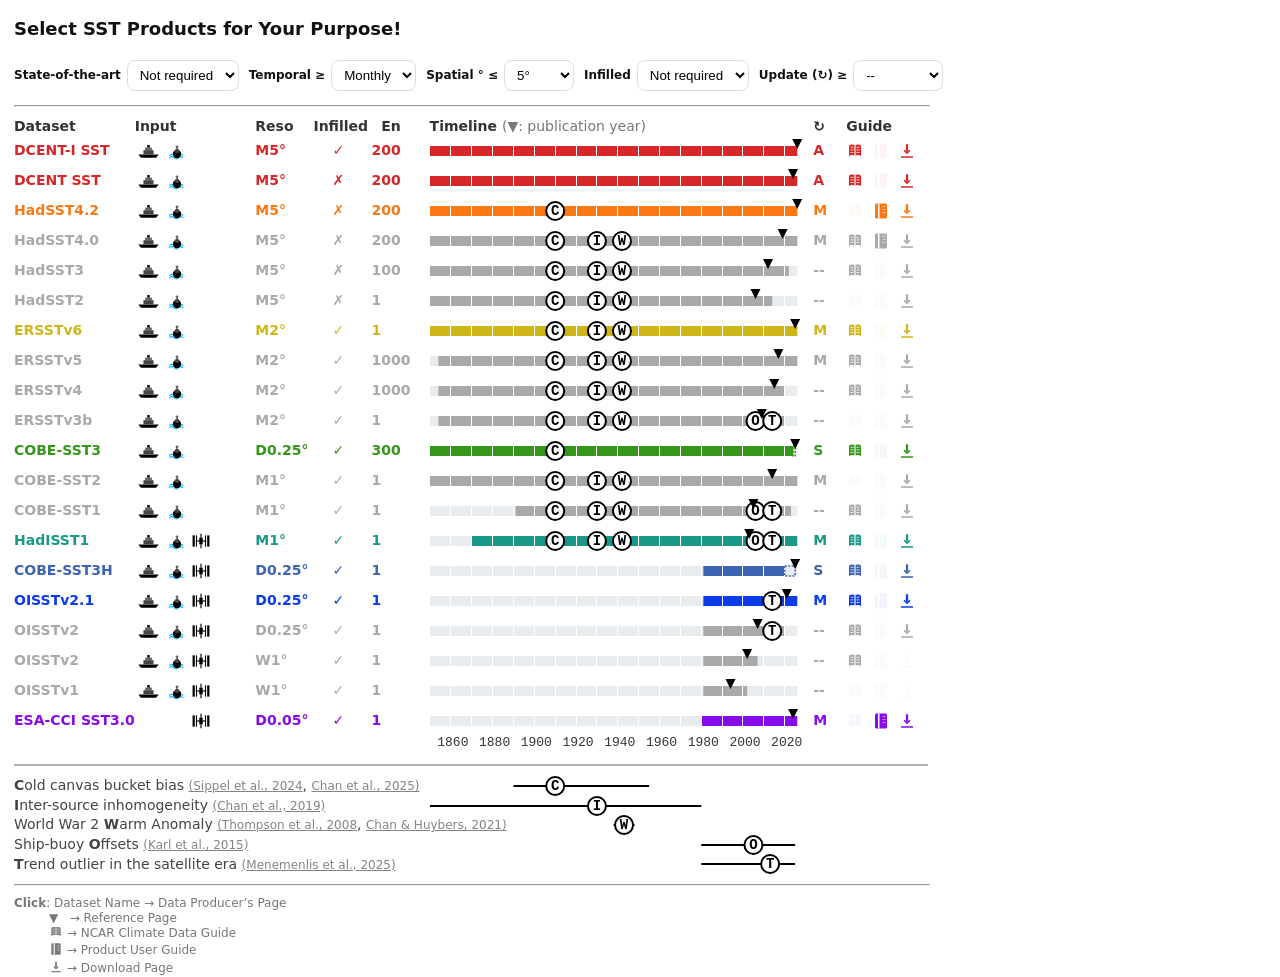
<file: sections/dataset_selector.html>
<!doctype html>
<html lang="en">
<head>
<meta charset="utf-8" />
<meta name="viewport" content="width=device-width,initial-scale=1" />
<title>SST Select</title>
<style>
  :root{
    --bg:#ffffff;
    --text:#111;
    --muted:#69707a;
    --grid-gap:8px;
    --row-h:30px;
    --bar-h:10px;
    --bar-r:0px;
    --bgbar:#e9ecef;
    --dim:0.7;
    --marker-dim:0.1;
    --legend-muted:#444;
    --controls-rule-width:73%;
    --axis-rule-width:73%;
    --legend-rule-width:73%;
  }
  html,body{height:100%}
  body{margin:0;background:var(--bg);color:var(--text);font:14px/1.4 system-ui,-apple-system,Segoe UI,Roboto,Ubuntu,Arial,sans-serif}
  .wrap{max-width:1280px;margin:18px auto;padding:0 14px}
  h1{font:600 18px/1.2 system-ui;margin:0 0 12px}
  .controls{display:flex;flex-wrap:nowrap;gap:10px;margin:8px 0 14px;white-space:nowrap;}
  .control{display:flex;align-items:center;gap:6px}
  .control label{font-size:12px; font-weight: 600;}
  input[type="search"]{padding:6px 8px;border:1px solid #ddd;border-radius:8px}
  select{padding:6px 8px;border:1px solid #ddd;border-radius:8px;background:#fff}
  select:focus {
    outline: none;              /* remove default outline */
    border-color: #8d8d8d;         /* custom border */
    background-color: #ffffff;  /* custom background */
    color: #3d3d3d;                /* custom text color */
  }

  a.ref-link {
    font-size: 12px;     /* text size */
    color: #848484;      /* link color */
    text-decoration: underline;
  }

  a.ref-link:hover,
  a.ref-link:focus { color: #5c5c5c; }   /* optional */
  a.ref-link:visited { color: #848484; } /* optional */

  /* ==== main grid (8 columns) ==== */
  .grid{
    display:grid;
    grid-template-columns: 9% 9% 4% 4% 4% 30% 2% 6%;
    column-gap:var(--grid-gap);
    row-gap:0px;
    align-items:center;
    overflow:visible;
  }
  .hdr{font-weight:600;color:#333}
  .row{height:var(--row-h);display:contents}
  .cell{align-self:center;overflow:visible}
  .name a{font-weight:700;text-decoration:none;white-space:nowrap}
  .icons{display:flex;gap:6px;align-items:center}
  .icons img{height:18px;width:auto;object-fit:contain;display:block}
  .mono{font-variant-numeric:tabular-nums}
  .ens{white-space:nowrap}
  .upd{white-space:nowrap}
  .tl{position:relative;height:var(--row-h);display:flex;align-items:center}
  .tlsvg{width:100%;height:100%;overflow:visible}
  .bgbar{fill:var(--bgbar)}
  .actbar{stroke:none}
  .gap{fill:none;stroke-width:1.5;stroke-dasharray:2 1.5}
  .marker{cursor:pointer}
  .mtext{
    font:700 14px/1.0 ui-monospace,Consolas,monospace;
    dominant-baseline:central;
    text-anchor:middle;
    fill:#000;
    stroke:none;
  }
  .pubTri{cursor:pointer}

  .axis {
    border: none;
    margin: 0;
    height: 28px;
    line-height: 0;   /* remove baseline gap */
    padding-top: 0pt;   /* only top */
    padding-bottom: 0;   /* no bottom */
  }

  .axsvg {
    display: block;   /* stop inline-svg baseline spacing */
    height: 100%;
    width: 100%;
  }
  /* replace the old .tick text rule */
  .axis text.tick {
    font-size: 13px;                 /* set size */
    font-family: ui-monospace, Consolas, monospace;
    fill: #333;
  }
  .tick line{stroke:#bbb}
  .dim{opacity:var(--dim)}
  .row.dim > .cell{opacity:var(--dim)}
  .not-soa{filter:grayscale(1) opacity(0.75);opacity:0.6}

  /* ==== legend aligned to the same 7-column grid ==== */
  .legend{
    display:grid;
    grid-template-columns: 9% 9% 4% 4% 4% 30% 2% 6%;
    column-gap:var(--grid-gap);
    align-items:center;
    margin-top:10px;
    color:var(--legend-muted);
  }
  .legend .lg{display:contents}
  .legend .label{grid-column:1 / span 5; white-space:nowrap; overflow:visible}
  .legsvg{grid-column:6; height:14px; width:100%; overflow:visible; display:block; margin-left:0}
  .legline{stroke:#000;stroke-width:2}
  /* style only the circle; do not stroke text */
  .legmark circle{fill:#fff;stroke:#000;stroke-width:2}
  .legend .mtext{fill:#000;stroke:none}

  /* link-icons cell */
  .links{display:flex;align-items:center;gap:8px}
  .linkicon{width:18px;height:18px;display:inline-block}
  .linkicon img{width:100%;height:100%;display:block}
  .linkicon[aria-disabled="true"]{opacity:.05;pointer-events:none}

  .tip{position:fixed;pointer-events:none;background:#111;color:#fff;padding:6px 8px;border-radius:6px;font-size:12px;opacity:0;transition:opacity .12s}
  body[data-hover-code] .marker{opacity:var(--marker-dim)}
  body[data-hover-code] .marker[data-code]{opacity:var(--marker-dim)}
  body[data-hover-code] .marker[data-code].active-code{opacity:1}

  /* dim all legend rows when a code is hovered */
  body[data-hover-code] .legend .label,
  body[data-hover-code] .legend .legsvg { opacity: var(--dim); }

  /* undim only the matching legend row */
  body[data-hover-code] .legend .lg.active-code .label,
  body[data-hover-code] .legend .lg.active-code .legsvg { opacity: 1; }

  hr {margin:10px 0;   /* thin spacing around rule */}

  hr.dashed {
    border: none;                 /* remove default */
    border-top: 2px solid #4444446a;  /* dashed rule */
    margin: 0;                    /* control spacing */
  }

  /* Separators: adjust the three --*-rule-width values above to change length. */
  .controls + hr {
    width:var(--controls-rule-width);
    margin-left:0;
    margin-right:auto;
  }
  .axis + hr.dashed {
    width:var(--axis-rule-width);
    margin-left:0;
    margin-right:auto;
  }
  .legend + hr {
    width:var(--legend-rule-width);
    margin-left:0;
    margin-right:auto;
  }

  .tl-scroll{
    overflow-x:auto;
    overflow-y:hidden;
  }
  .tl-content{ min-width:300px; }  /* prevents shrink; enables sideways scroll */
  .grid, .legend, .axis{ min-width:300px; }  /* match the same min */

.instructions {
  color:#777;
  font-size:9pt;
  margin:0;
  line-height:1.2;
}

.instructions .line {
  display:block;       /* force each item onto its own line */
  margin-left:35px;   /* indent all continuation lines */
}

.instructions .line.first {
  margin-left:0;       /* first line stays flush */
}

</style>

</head>
<body>
<div class="wrap">
  <h1>Select SST Products for Your Purpose!</h1>

  <div class="tl-scroll">
  <div class="controls">
    <div class="control">
      <label>State-of-the-art</label>
      <select id="flt-soa">
        <option value="any" selected>Not required</option>
        <option value="yes">Yes</option>
      </select>
    </div>
    <div class="control">
      <label>Temporal ≥</label>
      <select id="flt-temporal">
        <option value="Monthly" selected>Monthly</option>
        <option value="Weekly">Weekly</option>
        <option value="Daily">Daily</option>
      </select>
    </div>
    <div class="control">
      <label>Spatial ° ≤</label>
      <select id="flt-spatial">
        <option value="5" selected>5°</option>
        <option value="2">2°</option>
        <option value="1">1°</option>
        <option value="0.25">0.25°</option>
        <option value="0.05">0.05°</option>
      </select>
    </div>
    <div class="control">
      <label>Infilled</label>
      <select id="flt-complete">
        <option value="any" selected>Not required</option>
        <option value="yes">Yes</option>
      </select>
    </div>
    <div class="control">
      <label>Update (↻) ≥</label>
      <select id="flt-update">
        <option value="any" selected>--</option>
        <option value="static">Static</option>
        <option value="annually">Annually</option>
        <option value="monthly">Monthly</option>
      </select>
    </div>
  </div>

  <hr>

  <div class="grid hdr" id="hdr">
    <div class="cell name">Dataset</div>
    <div class="cell">Input</div>
    <div class="cell">Reso</div>
    <div class="cell">Infilled</div>
    <div class="cell">&nbsp En</div>
    <div class="cell">Timeline <span style="color:#777; font-weight: normal;">(▼: publication year)</span></div>
    <div class="cell">↻</div>
    <div class="cell">Guide</div> <!-- new -->
  </div>

  <div class="grid" id="rows"></div>

  <div class="axis"><svg class="axsvg"></svg></div>
  <hr class="dashed">

  <!-- Legend uses same grid. Text spans columns 1–5. SVG sits in column 6. -->
  <div class="legend" id="legend">
    <div class="lg" data-code="C"><span class="label"><b>C</b>old canvas bucket bias
      <a href="https://www.nature.com/articles/s41586-024-08230-1" class="ref-link" target="_blank" rel="noopener noreferrer">(Sippel et al., 2024</a>,
      <a href="https://doi.org/10.1029/2025GL116615" class="ref-link" target="_blank" rel="noopener noreferrer">Chan et al., 2025)</a></span><svg class="legsvg"></svg></div>
    <div class="lg" data-code="I"><span class="label"><b>I</b>nter-source inhomogeneity
      <a href="https://doi.org/10.1038/s41586-019-1349-2" class="ref-link" target="_blank" rel="noopener noreferrer">(Chan et al., 2019)</a></span><svg class="legsvg"></svg></div>
    <div class="lg" data-code="W"><span class="label">World War 2 <b>W</b>arm Anomaly
      <a href="https://doi.org/10.1038/nature06982" class="ref-link" target="_blank" rel="noopener noreferrer">(Thompson et al., 2008</a>,
      <a href="https://doi.org/10.1175/JCLI-D-20-0907.1" class="ref-link" target="_blank" rel="noopener noreferrer">Chan & Huybers, 2021)</a></span><svg class="legsvg"></svg></div>
    <div class="lg" data-code="O"><span class="label">Ship-buoy <b>O</b>ffsets
      <a href="https://doi.org/10.1126/science.aaa5632" class="ref-link" target="_blank" rel="noopener noreferrer">(Karl et al., 2015)</a></span><svg class="legsvg"></svg></div>
    <div class="lg" data-code="T"><span class="label"><b>T</b>rend outlier in the satellite era
      <a href="https://doi.org/10.1038/s41558-025-02362-6" class="ref-link" target="_blank" rel="noopener noreferrer">(Menemenlis et al., 2025)</a></span><svg class="legsvg"></svg></div>
    <!--<div class="lg" data-code="?"><span class="label" style="color:#ff0000"><b>Need to Check!</b></span><svg class="legsvg"></svg></div> -->
  </div>

  <hr>

  <p class="instructions">
    <span class="line first"><b>Click</b>: Dataset Name → Data Producer’s Page</span>
    <span class="line">▼ &nbsp → Reference Page</span>
    
    <span class="line">
      <span class="icon" style="color:#777; vertical-align:middle;">
        <svg xmlns="http://www.w3.org/2000/svg" viewBox="0 0 24 24" width="14" height="14">
            <path d="M12 4 C9 3,6 3,4 5 v14 c2-2,5-2,8-1 z" fill="currentColor"/>
            <path d="M12 4 C15 3,18 3,20 5 v14 c-2-2-5-2-8-1 z" fill="currentColor"/>
            <line x1="12" y1="4" x2="12" y2="20" stroke="white" stroke-width="1.5"/>
            <line x1="6" y1="7" x2="10" y2="7" stroke="white" stroke-width="1"/>
            <line x1="6" y1="10.5" x2="10" y2="10.5" stroke="white" stroke-width="1"/>
            <line x1="6" y1="14" x2="10" y2="14" stroke="white" stroke-width="1"/>
            <line x1="14" y1="7" x2="18" y2="7" stroke="white" stroke-width="1"/>
            <line x1="14" y1="10.5" x2="18" y2="10.5" stroke="white" stroke-width="1"/>
            <line x1="14" y1="14" x2="18" y2="14" stroke="white" stroke-width="1"/>
          </svg>
      </span> → NCAR Climate Data Guide
    </span>

    <span class="line">
      <span class="icon" style="color:#777; vertical-align:middle;">
        <svg xmlns="http://www.w3.org/2000/svg" viewBox="0 0 24 24" width="14" height="14">
          <path d="M6 2h12a2 2 0 0 1 2 2v16a2 2 0 0 1-2 2H6a2 2 0 0 1-2-2V4a2 2 0 0 1 2-2z" fill="currentColor"/>
          <line x1="9" y1="2" x2="9" y2="22" stroke="white" stroke-width="2"/>
          <line x1="14" y1="6" x2="18" y2="6" stroke="white" stroke-width="1.5" opacity="0.5"/>
          <line x1="14" y1="10" x2="18" y2="10" stroke="white" stroke-width="1.5" opacity="0.5"/>
          <line x1="14" y1="14" x2="18" y2="14" stroke="white" stroke-width="1.5" opacity="0.5"/>
        </svg>
      </span> → Product User Guide
    </span>
    <span class="line">
      <span class="icon" style="color:#777; vertical-align:middle;">
        <svg xmlns="http://www.w3.org/2000/svg" viewBox="0 0 24 24" width="14" height="14">
            <path d="M12 3v10" stroke="currentColor" stroke-width="3" fill="none"/>
            <path d="M8 11l4 4 4-4" stroke="currentColor" stroke-width="2" fill="none"/>
            <path d="M4 19h16v2H4z" fill="currentColor"/>
          </svg>
      </span> → Download Page
    </span>
  </p>

  </div>
</div>

<div class="tip" id="tip"></div>

<script type="application/json" id="data">
[
  {"id":"dcssti","name":"DCENT-I SST","pub_year":2026,
   "icons":{"ship":true,"buoy":true,"sat":false},
   "temporal":"Monthly","spatial":"5°","spatial_complete":true,"ensemble":200,
   "start":1850,"end":"present","bg_start":1850,"bg_end":"present",
   "color":"#D62728","state_of_the_art":true,"update_frequency":"Annually",
   "url":"https://duochanatharvard.github.io/#DCENT",
   "pub_url":"https://doi.org/10.31223/X5V16S",
   "guide_url":"https://climatedataguide.ucar.edu/climate-data/dcent",
   "download_url":"https://doi.org/10.7910/DVN/ROG38Q"},

  {"id":"dcsst","name":"DCENT SST","pub_year":2024,
   "icons":{"ship":true,"buoy":true,"sat":false},
   "temporal":"Monthly","spatial":"5°","spatial_complete":false,"ensemble":200,
   "start":1850,"end":"present","bg_start":1850,"bg_end":"present",
   "color":"#D62728","state_of_the_art":true,"update_frequency":"Annually",
   "url":"https://duochanatharvard.github.io/#DCENT",
   "pub_url":"https://doi.org/10.1038/s41597-024-03742-x",
   "guide_url":"https://climatedataguide.ucar.edu/climate-data/dcent",
   "download_url":"https://doi.org/10.7910/DVN/NU4UGW"},

  {"id":"hadsst42","name":"HadSST4.2","pub_year":2026,
   "icons":{"ship":true,"buoy":true,"sat":false},
   "temporal":"Monthly","spatial":"5°","spatial_complete":false,"ensemble":200,
   "start":1850,"end":"present","bg_start":1850,"bg_end":"present",
   "color":"#fb7915","state_of_the_art":true,"update_frequency":"Monthly",
   "url":"https://www.metoffice.gov.uk/hadobs/hadsst4/",
   "pub_url":"https://doi.org/10.1029/2018JD029867",
   "user_guide_url": "https://www.metoffice.gov.uk/hadobs/hadsst4/documentation/HadSST.4.2.0.0_product_user_guide.pdf",
   "download_url":"https://www.metoffice.gov.uk/hadobs/hadsst4/data/download.html",
   "markers":[{"year":1910,"code":"C"}]},

  {"id":"hadsst4","name":"HadSST4.0","pub_year":2019,
   "icons":{"ship":true,"buoy":true,"sat":false},
   "temporal":"Monthly","spatial":"5°","spatial_complete":false,"ensemble":200,
   "start":1850,"end":"present","bg_start":1850,"bg_end":"present",
   "color":"#a9a9a9","state_of_the_art":false,"update_frequency":"Monthly",
   "url":"https://www.metoffice.gov.uk/hadobs/hadsst4/",
   "pub_url":"https://doi.org/10.1029/2018JD029867",
   "guide_url":"https://climatedataguide.ucar.edu/climate-data/sst-data-hadsst4",
   "user_guide_url": "https://hadleyserver.metoffice.gov.uk/hadsst4/documentation/HadSST.4.0.1.0_product_user_guide.pdf",
   "download_url":"https://www.metoffice.gov.uk/hadobs/hadsst4/HadSST.4.0.1.0_data/HadSST.4.0.1.0_download.html",
   "markers":[{"year":1910,"code":"C"},{"year":1930,"code":"I"},{"year":1942,"code":"W"}]},

  {"id":"hadsst3","name":"HadSST3","pub_year":2012,
   "icons":{"ship":true,"buoy":true,"sat":false},
   "temporal":"Monthly","spatial":"5°","spatial_complete":false,"ensemble":100,
   "start":1850,"end":2022,"bg_start":1850,"bg_end":"present",
   "color":"#a9a9a9","state_of_the_art":false,"update_frequency":"--",
   "url":"https://www.metoffice.gov.uk/hadobs/hadsst3/",
   "pub_url":"https://doi.org/10.1029/2010JD015220",
   "guide_url":"https://climatedataguide.ucar.edu/climate-data/sst-data-hadsst3",
   "download_url":"https://www.metoffice.gov.uk/hadobs/hadsst3/data/download.html",
   "markers":[{"year":1910,"code":"C"},{"year":1930,"code":"I"},{"year":1942,"code":"W"}]},

  {"id":"hadsst2","name":"HadSST2","pub_year":2006,
   "icons":{"ship":true,"buoy":true,"sat":false},
   "temporal":"Monthly","spatial":"5°","spatial_complete":false,"ensemble":1,
   "start":1850,"end":2014,"bg_start":1850,"bg_end":"present",
   "color":"#a9a9a9","state_of_the_art":false,"update_frequency":"--",
   "url":"https://www.metoffice.gov.uk/hadobs/hadsst2/",
   "pub_url":"https://doi.org/10.1175/JCLI3637.1",
   "download_url":"https://www.metoffice.gov.uk/hadobs/hadsst2/data/download.html",
   "markers":[{"year":1910,"code":"C"},{"year":1930,"code":"I"},{"year":1942,"code":"W"}]},

  {"id":"ersst6","name":"ERSSTv6","pub_year":2025,
   "icons":{"ship":true,"buoy":true,"sat":false},
   "temporal":"Monthly","spatial":"2°","spatial_complete":true,"ensemble":"1",
   "start":1850,"end":"present","bg_start":1850,"bg_end":"present",
   "color":"#ceb619","state_of_the_art":true,"update_frequency":"Monthly",
   "url":"https://www.ncei.noaa.gov/products/extended-reconstructed-sst",
   "pub_url":"https://doi.org/10.1175/JCLI-D-23-0707.1",
   "guide_url":"https://climatedataguide.ucar.edu/climate-data/sst-data-noaa-extended-reconstruction-ssts-version-6-ersstv6",
   "download_url":"https://www.ncei.noaa.gov/data/sea-surface-temperature-extended-reconstructed/v6/access/",
   "markers":[{"year":1910,"code":"C"},{"year":1930,"code":"I"},{"year":1942,"code":"W"}]},

  {"id":"ersst5","name":"ERSSTv5","pub_year":2017,
   "icons":{"ship":true,"buoy":true,"sat":false},
   "temporal":"Monthly","spatial":"2°","spatial_complete":true,"ensemble":1000,
   "start":1854,"end":"present","bg_start":1850,"bg_end":"present",
   "color":"#a9a9a9","state_of_the_art":false,"update_frequency":"Monthly",
   "url":"https://www.ncei.noaa.gov/products/extended-reconstructed-sst",
   "pub_url":"https://doi.org/10.1175/JCLI-D-16-0836.1",
   "guide_url":"https://climatedataguide.ucar.edu/climate-data/sst-data-noaa-extended-reconstruction-ssts-version-5-ersstv5",
   "download_url":"https://www.ncei.noaa.gov/pub/data/cmb/ersst/v5/netcdf/",
   "markers":[{"year":1910,"code":"C"},{"year":1930,"code":"I"},{"year":1942,"code":"W"}]},

  {"id":"ersst4","name":"ERSSTv4","pub_year":2015,
   "icons":{"ship":true,"buoy":true,"sat":false},
   "temporal":"Monthly","spatial":"2°","spatial_complete":true,"ensemble":1000,
   "start":1854,"end":2020,"bg_start":1850,"bg_end":"present",
   "color":"#a9a9a9","state_of_the_art":false,"update_frequency":"M",
   "url":"https://www.ncei.noaa.gov/products/extended-reconstructed-sst",
   "pub_url":"https://doi.org/10.1175/JCLI-D-14-00006.1",
   "guide_url":"https://climatedataguide.ucar.edu/climate-data/sst-data-noaa-extended-reconstruction-ssts-version-4",
   "download_url":"https://www.ncei.noaa.gov/pub/data/cmb/ersst/v4/netcdf/",
   "markers":[{"year":1910,"code":"C"},{"year":1930,"code":"I"},{"year":1942,"code":"W"}]},

  {"id":"ersst3","name":"ERSSTv3b","pub_year":2009,
   "icons":{"ship":true,"buoy":true,"sat":false},
   "temporal":"Monthly","spatial":"2°","spatial_complete":true,"ensemble":1,
   "start":1854,"end":2020,"bg_start":1850,"bg_end":"present",
   "color":"#a9a9a9","state_of_the_art":false,"update_frequency":"M",
   "url":"https://www.ncei.noaa.gov/products/extended-reconstructed-sst",
   "pub_url":"https://doi.org/10.1175/2007JCLI2100.1",
   "download_url":"https://www.ncei.noaa.gov/pub/data/cmb/ersst/v3b/netcdf/",
   "markers":[{"year":1910,"code":"C"},{"year":1930,"code":"I"},{"year":1942,"code":"W"},{"year":2006,"code":"O"},{"year":2014,"code":"T"}]},

  {"id":"cobesst3","name":"COBE-SST3","pub_year":2025,
   "icons":{"ship":true,"buoy":true,"sat":false},
   "temporal":"Daily","spatial":"0.25°","spatial_complete":true,"ensemble":300,
   "start":1850,"end":2024,"bg_start":1850,"bg_end":"present",
   "color":"#35971a","state_of_the_art":true,"update_frequency":"Static",
   "url":"https://metsoc.jp/jmsj/GA/JMSJ2025-002.pdf",
   "pub_url":"https://doi.org/10.2151/jmsj.2025-002",
   "guide_url":"https://climatedataguide.ucar.edu/climate-data/sst-data-cobev3-centennial-situ-observation-based-estimates-version-3",
   "download_url":"https://climate.mri-jma.go.jp/pub/archives/Ishii-et-al_COBE-SST3/",
   "markers":[{"year":1910,"code":"C"}]},

  {"id":"cobesst2","name":"COBE-SST2","pub_year":2014,
   "icons":{"ship":true,"buoy":true,"sat":false},
   "temporal":"Monthly","spatial":"1°","spatial_complete":true,"ensemble":1,
   "start":1850,"end":"present","bg_start":1850,"bg_end":"present",
   "color":"#a9a9a9","state_of_the_art":false,"update_frequency":"Monthly",
   "url":"https://ds.data.jma.go.jp/tcc/tcc/products/elnino/cobesst2_doc.html",
   "pub_url":"https://doi.org/10.1175/JCLI-D-12-00837.1",
   "download_url":"https://downloads.psl.noaa.gov/Datasets/COBE2/",
   "markers":[{"year":1910,"code":"C"},{"year":1930,"code":"I"},{"year":1942,"code":"W"}]},

  {"id":"cobesst","name":"COBE-SST1","pub_year":2005,
   "icons":{"ship":true,"buoy":true,"sat":false},
   "temporal":"Monthly","spatial":"1°","spatial_complete":true,"ensemble":1,
   "start":1891,"end":2023,"bg_start":1850,"bg_end":"present",
   "color":"#a9a9a9","state_of_the_art":false,"update_frequency":"--",
   "url":"https://ds.data.jma.go.jp/tcc/tcc/products/elnino/cobesst_doc.html",
   "pub_url":"https://doi.org/10.1002/joc.1169",
   "guide_url":"https://climatedataguide.ucar.edu/climate-data/sst-data-cobe-centennial-situ-observation-based-estimates",
   "download_url":"https://downloads.psl.noaa.gov/Datasets/COBE/",
   "markers":[{"year":1910,"code":"C"},{"year":1930,"code":"I"},{"year":1942,"code":"W"},{"year":2006,"code":"O"},{"year":2014,"code":"T"}]},

  {"id":"hadisst","name":"HadISST1","pub_year":2003,
   "icons":{"ship":true,"buoy":true,"sat":true},
   "temporal":"Monthly","spatial":"1°","spatial_complete":true,"ensemble":1,
   "start":1870,"end":"present","bg_start":1850,"bg_end":"present",
   "color":"#1a9786","state_of_the_art":true,"update_frequency":"Monthly",
   "url":"https://www.metoffice.gov.uk/hadobs/hadisst/index.html",
   "pub_url":"https://doi.org/10.1029/2002JD002670",
   "guide_url":"https://climatedataguide.ucar.edu/climate-data/sst-data-hadisst-v11",
   "download_url":"https://www.metoffice.gov.uk/hadobs/hadisst/data/download.html",
   "markers":[{"year":1910,"code":"C"},{"year":1930,"code":"I"},{"year":1942,"code":"W"},{"year":2006,"code":"O"},{"year":2014,"code":"T"}]},

  {"id":"cobesst3h","name":"COBE-SST3H","pub_year":2025,
   "icons":{"ship":true,"buoy":true,"sat":true},
   "temporal":"Daily","spatial":"0.25°","spatial_complete":true,"ensemble":1,
   "start":1981,"end":2020,"bg_start":1850,"bg_end":"present",
   "color":"#3C64B3","state_of_the_art":true,"update_frequency":"Static",
   "url":"https://metsoc.jp/jmsj/GA/JMSJ2025-002.pdf",
   "pub_url":"https://doi.org/10.2151/jmsj.2025-002",
   "guide_url":"https://climatedataguide.ucar.edu/climate-data/sst-data-cobev3-centennial-situ-observation-based-estimates-version-3",
   "download_url":"https://climate.mri-jma.go.jp/pub/archives/Ishii-et-al_COBE-SST3/"},

  {"id":"oisst21","name":"OISSTv2.1","pub_year":2021,
   "icons":{"ship":true,"buoy":true,"sat":true},
   "temporal":"Daily","spatial":"0.25°","spatial_complete":true,"ensemble":1,
   "start":1981,"end":"present","bg_start":1850,"bg_end":"present",
   "color":"#0b3bea","state_of_the_art":true,"update_frequency":"Monthly",
   "url":"https://www.ncei.noaa.gov/products/optimum-interpolation-sst",
   "pub_url":"https://doi.org/10.1175/JCLI-D-20-0166.1",
   "guide_url":"https://climatedataguide.ucar.edu/climate-data/sst-data-noaa-daily-optimum-interpolation-sea-surface-temperature-version-21-oisstv21",
   "download_url":"https://www.ncei.noaa.gov/data/sea-surface-temperature-optimum-interpolation/v2.1/access/avhrr/",
   "markers":[{"year":2014,"code":"T"}]},

  {"id":"oisst2","name":"OISSTv2","pub_year":2007,
   "icons":{"ship":true,"buoy":true,"sat":true},
   "temporal":"Daily","spatial":"0.25°","spatial_complete":true,"ensemble":1,
   "start":1981,"end":2020,"bg_start":1850,"bg_end":"present",
   "color":"#a9a9a9","state_of_the_art":false,"update_frequency":"--",
   "url":"https://www.ncei.noaa.gov/products/optimum-interpolation-sst",
   "pub_url":"https://doi.org/10.1175/2007JCLI1824.1",
   "guide_url":"https://climatedataguide.ucar.edu/climate-data/sst-data-noaa-high-resolution-025x025-blended-analysis-daily-sst-and-ice-oisstv2",
   "download_url":"https://www.ncei.noaa.gov/data/sea-surface-temperature-optimum-interpolation/v2/access/amsr-avhrr/",
   "markers":[{"year":2014,"code":"T"}]},

  {"id":"oisst22","name":"OISSTv2","pub_year":2002,
   "icons":{"ship":true,"buoy":true,"sat":true},
   "temporal":"Weekly","spatial":"1°","spatial_complete":true,"ensemble":1,
   "start":1981,"end":2007,"bg_start":1850,"bg_end":"present",
   "color":"#a9a9a9","state_of_the_art":false,"update_frequency":"--",
   "url":"https://www.ncei.noaa.gov/products/optimum-interpolation-sst",
   "guide_url":"https://climatedataguide.ucar.edu/climate-data/sst-data-noaa-optimal-interpolation-oi-sst-analysis-version-2-oisstv2-1x1",
   "pub_url":"https://doi.org/10.1175/1520-0442(2002)015%3C1609:AIISAS%3E2.0.CO;2"},

  {"id":"oisst","name":"OISSTv1","pub_year":1994,
   "icons":{"ship":true,"buoy":true,"sat":true},
   "temporal":"Weekly","spatial":"1°","spatial_complete":true,"ensemble":1,
   "start":1981,"end":2002,"bg_start":1850,"bg_end":"present",
   "color":"#a9a9a9","state_of_the_art":false,"update_frequency":"--",
   "url":"https://www.ncei.noaa.gov/products/optimum-interpolation-sst",
   "pub_url":"https://doi.org/10.1175/1520-0442(1994)007%3C0929:IGSSTA%3E2.0.CO;2"},

  {"id":"ccisst","name":"ESA-CCI SST3.0","pub_year":2024,
   "icons":{"ship":false,"buoy":false,"sat":true},
   "temporal":"Daily","spatial":"0.05°","spatial_complete":true,"ensemble":1,
   "start":1980,"end":"present","bg_start":1850,"bg_end":"present",
   "color":"#860bea","state_of_the_art":true,"update_frequency":"Monthly",
   "url":"https://climate.esa.int/en/projects/sea-surface-temperature/",
   "pub_url":"https://doi.org/10.1038/s41597-024-03147-w",
   "user_guide_url":"https://climate.esa.int/documents/2568/SST_CCI_D4.2_PUG_v1.1.pdf",
   "download_url":"https://doi.org/10.5285/4a9654136a7148e39b7feb56f8bb02d2"}
]
</script>

<script>
/* ===== utilities ===== */
const $ = (q, el=document)=>el.querySelector(q);
const $$ = (q, el=document)=>[...el.querySelectorAll(q)];
const now = new Date();
const CURR_YEAR = now.getFullYear();
const CURR_DECADE = Math.ceil(CURR_YEAR/10)*10;
const BREAK_YEAR = 1850;
const POST_WEIGHT = 1;
const ICONS = {
  ship_img:'data:image/svg+xml;utf8,<svg xmlns="http://www.w3.org/2000/svg" width="30" height="20" viewBox="0 0 32 20"><polygon points="4,14 28,14 25,18 7,18" fill="%23000"/><rect x="10" y="9" width="12" height="5" fill="%23444"/><rect x="12" y="6" width="8" height="3" fill="%23666"/><rect x="14.5" y="3" width="3" height="3" fill="%23000"/></svg>',
  buoy_img:'data:image/svg+xml;utf8,<svg xmlns="http://www.w3.org/2000/svg" width="24" height="24" viewBox="0 0 24 24"><!-- 水波：蓝色弧线 --><path d="M2 18 q3 -3 6 0 t6 0 t6 0" fill="none" stroke="%2300bbff" stroke-width="1.4" stroke-linecap="round"/><path d="M2 21 q3 -3 6 0 t6 0 t6 0" fill="none" stroke="%2300bbff" stroke-width="1.4" stroke-linecap="round"/><circle cx="12" cy="16" r="5.5" fill="%23000"/><rect x="11.5" y="8" width="1" height="8" fill="%23000"/><circle cx="12" cy="12" r="3" fill="%23444"/><circle cx="12" cy="6.5" r="1.3" fill="%23fff" stroke="%23000" stroke-width="1"/></svg>',
  sat_img:'data:image/svg+xml;utf8,<svg xmlns="http://www.w3.org/2000/svg" width="32" height="32" viewBox="0 0 32 32"><!-- 左侧太阳能板 --><rect x="1" y="6" width="4" height="20" fill="%23000"/><rect x="7" y="6" width="2" height="20" fill="%23000"/><!-- 右侧太阳能板 --><rect x="23" y="6" width="2" height="20" fill="%23000"/><rect x="27" y="6" width="4" height="20" fill="%23000"/><!-- 中心主体 --><rect x="13" y="10" width="6" height="12" fill="%23000"/><!-- 上下延伸部分 --><rect x="15" y="3" width="2" height="7" fill="%23000"/><rect x="15" y="22" width="2" height="7" fill="%23000"/><!-- 横向连接线 --><rect x="7" y="15" width="18" height="2" fill="%23000"/></svg>',
  guide_img:'data:image/svg+xml;utf8,<svg xmlns="http://www.w3.org/2000/svg" width="18" height="18" viewBox="0 0 24 24"><path d="M4 5a2 2 0 0 1 2-2h12v16H8a2 2 0 0 0-2 2H4z" fill="%23000"/><path d="M8 5h8v2H8zm0 4h8v2H8zm0 4h6v2H8z" fill="%23fff"/></svg>',
  download_img:'data:image/svg+xml;utf8,<svg xmlns="http://www.w3.org/2000/svg" width="18" height="18" viewBox="0 0 24 24"><path d="M12 3v10" stroke="%23000" stroke-width="2"/><path d="M8 11l4 4 4-4" fill="none" stroke="%23000" stroke-width="2"/><path d="M4 19h16v2H4z" fill="%23000"/></svg>'
};

const guideSVG = `
<svg xmlns="http://www.w3.org/2000/svg" viewBox="0 0 24 24">
  <!-- left page -->
  <path d="M12 4 C9 3,6 3,4 5 v14 c2-2,5-2,8-1 z" fill="currentColor"/>
  <!-- right page -->
  <path d="M12 4 C15 3,18 3,20 5 v14 c-2-2-5-2-8-1 z" fill="currentColor"/>
  <!-- spine line -->
  <line x1="12" y1="4" x2="12" y2="20" stroke="white" stroke-width="1.5"/>
  <!-- page lines on left -->
  <line x1="6" y1="7" x2="10" y2="7" stroke="white" stroke-width="1"/>
  <line x1="6" y1="10.5" x2="10" y2="10.5" stroke="white" stroke-width="1"/>
  <line x1="6" y1="14" x2="10" y2="14" stroke="white" stroke-width="1"/>
  <!-- page lines on right -->
  <line x1="14" y1="7" x2="18" y2="7" stroke="white" stroke-width="1"/>
  <line x1="14" y1="10.5" x2="18" y2="10.5" stroke="white" stroke-width="1"/>
  <line x1="14" y1="14" x2="18" y2="14" stroke="white" stroke-width="1"/>
</svg>`;

const guideSVG2 = `<svg xmlns="http://www.w3.org/2000/svg" viewBox="0 0 24 24">
  <path d="M12 3v10" stroke="currentColor" stroke-width="3" fill="none"/>
  <path d="M8 11l4 4 4-4" stroke="currentColor" stroke-width="2" fill="none"/>
  <path d="M4 19h16v2H4z" fill="currentColor"/>
</svg>`;

const guideSVG3 = `<svg xmlns="http://www.w3.org/2000/svg" viewBox="0 0 24 24">
  <path d="M6 2h12a2 2 0 0 1 2 2v16a2 2 0 0 1-2 2H6a2 2 0 0 1-2-2V4a2 2 0 0 1 2-2z" fill="currentColor"/>
  <line x1="9" y1="2" x2="9" y2="22" stroke="white" stroke-width="2"/>
  <line x1="14" y1="6" x2="18" y2="6" stroke="white" stroke-width="1.5" opacity="0.5"/>
  <line x1="14" y1="10" x2="18" y2="10" stroke="white" stroke-width="1.5" opacity="0.5"/>
  <line x1="14" y1="14" x2="18" y2="14" stroke="white" stroke-width="1.5" opacity="0.5"/>
</svg>`;

const TEMP_RANK = { 'Monthly':1, 'Weekly':2, 'Daily':3 };
const UPD_RANK = {'any': 0, '--': 0, 'static': 1, 'annually': 2, 'monthly': 3};
function spatialToNum(s){ return parseFloat(String(s).replace('°','')); }

/* ===== scale ===== */
function buildScale(width, min=1850, br=BREAK_YEAR, max=CURR_DECADE, r=POST_WEIGHT){
  const pre = br - min;
  const post = max - br;
  const s = width / (pre + r*post);
  const preW = pre*s;
  function yearToX(y){
    if(y<=min) return 0;
    if(y>=max) return width;
    if(y<=br) return (y-min)*s;
    return preW + (y-br)*r*s;
  }
  return {yearToX,preW};
}

/* ===== state ===== */
let DATA = JSON.parse(document.getElementById('data').textContent);
function coerceYears(row){
  const e = row.end==='present'||row.end===null?CURR_YEAR:row.end;
  const be = row.bg_end==='present'||row.bg_end===null?CURR_YEAR:row.bg_end;
  return {...row, end_current:e, bg_end_current:be};
}
DATA = DATA.map(coerceYears);

/* ===== rendering ===== */
const rowsEl = document.getElementById('rows');
const axisSvg = $('.axsvg');
let tlWidth = 0, tlLeft = 0, scale = null;

function measureTlMetrics(){
  const tmp = document.createElement('div');
  tmp.className = 'row';
  for(let i=0;i<8;i++){
    const c = document.createElement('div');
    c.className = 'cell';
    tmp.appendChild(c);
  }
  rowsEl.appendChild(tmp);
  const tlCell = tmp.children[5];
  const rect = tlCell.getBoundingClientRect();
  const gridRect = rowsEl.getBoundingClientRect();
  const w = rect.width;
  const left = rect.left - gridRect.left;
  rowsEl.removeChild(tmp);
  return {w:left<0?w:left>gridRect.width?w: w, left: Math.max(0, Math.min(left, gridRect.width))};
}

function applyAxisSizing(){
  axisSvg.style.width = tlWidth+'px';
  axisSvg.style.marginLeft = tlLeft+'px';
}

function render(){
  const m = measureTlMetrics();
  tlWidth = m.w;
  tlLeft = m.left;
  scale = buildScale(tlWidth);

  applyAxisSizing();
  renderAxis();
  renderRows();
  renderLegend();
  attachLegendHover();
}

function renderAxis(){
  const h = 28;
  axisSvg.setAttribute('viewBox', `0 0 ${tlWidth} ${h}`);
  axisSvg.innerHTML = '';
  const s = buildScale(tlWidth);
  const g = document.createElementNS('http://www.w3.org/2000/svg','g');
  for(let y=1860; y<=CURR_DECADE-10; y+=20){
    const x = s.yearToX(y);
    const line = document.createElementNS('http://www.w3.org/2000/svg','line');
    line.setAttribute('x1',x); line.setAttribute('x2',x);
    line.setAttribute('y1',h-16); line.setAttribute('y2',h-4);
    line.setAttribute('class','tick');
    g.appendChild(line);
    const txt = document.createElementNS('http://www.w3.org/2000/svg','text');
    txt.setAttribute('x',x+2); txt.setAttribute('y',h-18); txt.setAttribute('text-anchor','middle');
    txt.textContent = y;
    txt.setAttribute('class','tick');
    g.appendChild(txt);
  }
  axisSvg.appendChild(g);
}

function mkCell(cls, parent){
  const d = document.createElement('div');
  d.className = 'cell '+cls;
  parent.appendChild(d);
  return d;
}

function renderRows(){
  rowsEl.innerHTML = '';
  const filtered = DATA.filter(applyFilters);
  filtered.forEach(row=>{
    const r = mkRow(row);
    rowsEl.appendChild(r);
  });
  attachHover();
}

function mkRow(row){
  const wrap = document.createElement('div'); wrap.className='row';

  const c1 = mkCell('name', wrap);
  const a = document.createElement('a');
  a.href=row.url; a.textContent=row.name; a.style.color=row.color; a.target="_blank"; a.rel="noopener";
  a.dataset.id=row.id; c1.appendChild(a);

  const c2 = mkCell('icons', wrap);
  ['ship','buoy','sat'].forEach(k=>{
    const img = document.createElement('img');
    const key = k + '_img';
    img.src = (row.icons?.[key] || ICONS[key]);
    img.alt = k;
    if (!row.icons?.[k]) img.style.visibility = 'hidden';  // keeps space, shows nothing
    c2.appendChild(img);
  });

  const c3 = mkCell('res', wrap);
  c3.style.color = row.color; c3.style.fontWeight='700';
  const TEMP_ABBR = {'Monthly':'M','Annually':'A','Annual':'A','Weekly':'W','Daily':'D'};
  const tempAbbr = TEMP_ABBR[row.temporal] || row.temporal;
  c3.textContent = `${tempAbbr}${row.spatial}`;

  const c4 = mkCell('comp', wrap);
  c4.style.color=row.color; c4.style.fontWeight='700'; c4.style.textAlign='center';
  c4.textContent = row.spatial_complete ? '✓' : '✗';

  const c5 = mkCell('ens mono', wrap);
  c5.style.color=row.color; c5.style.fontWeight='700';
  c5.textContent = (row.ensemble==null?'??':row.ensemble);

  const c6 = mkCell('tl', wrap);
  const svg = document.createElementNS('http://www.w3.org/2000/svg','svg');
  svg.classList.add('tlsvg');

  const tlH = parseFloat(getComputedStyle(document.documentElement).getPropertyValue('--row-h')) || 36;
  svg.setAttribute('viewBox', `0 0 ${tlWidth} ${tlH}`);

  const bh = parseFloat(getComputedStyle(document.documentElement).getPropertyValue('--bar-h'));
  const cy = tlH/2;
  const barY = cy - bh/2;

  // bars
  const bgx0 = scale.yearToX(row.bg_start);
  const bgx1 = scale.yearToX(row.bg_end_current);
  svg.appendChild(rect(bgx0, barY, bgx1-bgx0, bh, 'bgbar'));

  const ax0 = scale.yearToX(row.start);
  const ax1 = scale.yearToX(row.end_current);
  const act = rect(ax0, barY, Math.max(0, ax1-ax0), bh, 'actbar');
  act.setAttribute('fill', row.color); svg.appendChild(act);

  // decade cut lines confined to the active bar height
  for (let y = 1860; y <= CURR_DECADE; y += 10) {
    const x = scale.yearToX(y);
    const tick = document.createElementNS('http://www.w3.org/2000/svg','line');
    tick.setAttribute('x1', x);
    tick.setAttribute('x2', x);
    tick.setAttribute('y1', barY);           // start at bar top
    tick.setAttribute('y2', barY + bh);      // end at bar bottom
    tick.setAttribute('stroke', getComputedStyle(document.documentElement).getPropertyValue('--bg')); // true “cut”
    tick.setAttribute('stroke-width', 1);
    tick.setAttribute('pointer-events', 'none');
    tick.setAttribute('shape-rendering', 'crispEdges');
    svg.appendChild(tick);
  }

  if(row.pub_year && row.pub_year > row.end_current){
    const gx0 = ax1, gx1 = scale.yearToX(row.pub_year);
    const g = rect(gx0, barY, Math.max(0,gx1-gx0), bh, 'gap');
    g.setAttribute('stroke', row.color); svg.appendChild(g);
  }

  // markers
  (row.markers||[]).forEach(m=>{
    if(m.year<row.start || m.year>Math.max(row.end_current,row.pub_year||row.end_current)) return;
    const cx = scale.yearToX(m.year);
    const group = svgel('g', {'class':'marker','data-code':m.code});
    group.appendChild(svgel('circle',{cx, cy, r:9, fill:'#fff', stroke:'#000', 'stroke-width':2}));
    group.appendChild(svgel('text',{x:cx, y:cy, class:'mtext'}, m.code));
    group.addEventListener('mouseenter', ()=>handleCodeHover(m.code, true));
    group.addEventListener('mouseleave', ()=>handleCodeHover(m.code, false));
    group.addEventListener('mousemove', e=>showTip(e, `${row.name} ● ${m.code} — ${m.year}`));
    group.addEventListener('mouseout', hideTip);
    svg.appendChild(group);
  });

  // publication triangle
  if(row.pub_year){
    const px = scale.yearToX(row.pub_year);
    const tri = svgel('path',{d:`M ${px} ${barY+3} l -5 -10 l 10 0 z`,fill:'#000',class:'pubTri'});
    tri.addEventListener('click', ()=>window.open(row.pub_url,'_blank','noopener'));
    tri.addEventListener('mousemove', e=>showTip(e, `${row.name} ▲ publication — ${row.pub_year}`));
    tri.addEventListener('mouseout', hideTip);
    svg.appendChild(tri);
  }

  c6.appendChild(svg);

  const c7 = mkCell('upd', wrap);
  c7.style.color=row.color; c7.style.fontWeight='700';
  const UPD_ABBR = {'Annually':'A','Annual':'A','Monthly':'M','Static':'S','--':'--'};
  c7.textContent = UPD_ABBR[row.update_frequency] || '--';

  const c8 = mkCell('links', wrap);
  const hasGuide = !!row.guide_url;
  const hasDown  = !!row.download_url;
  c8.appendChild(linkIcon(row.guide_url, 'Data guide', guideSVG, row.color));
  c8.appendChild(linkIcon(row.user_guide_url, 'User Guide', guideSVG3, row.color));
  c8.appendChild(linkIcon(row.download_url, 'Download', guideSVG2, row.color));

  if(!row.state_of_the_art) wrap.classList.add('not-soa');
  wrap.dataset.rowId=row.id;
  return wrap;
}

function linkIcon(href, title, svgMarkup, color){
  const a = document.createElement('a');
  a.className = 'linkicon';
  a.title = title;
    if (href) {
    a.href = href;
    a.target = "_blank";
    a.rel = "noopener";
    a.style.color = color;     // normal colored icon
  } else {
    a.style.color = '#fff';    // make it white (invisible on white bg)
    a.setAttribute('aria-disabled', 'true');
  }
  a.innerHTML = svgMarkup;
  a.style.color = color;       // drives currentColor for both stroke and fill
  return a;
}


function rect(x,y,w,h,cls){
  const el = document.createElementNS('http://www.w3.org/2000/svg','rect');
  el.setAttribute('x',x); el.setAttribute('y',y); el.setAttribute('width',Math.max(0,w)); el.setAttribute('height',h);
  el.setAttribute('rx', parseFloat(getComputedStyle(document.documentElement).getPropertyValue('--bar-r')));
  el.setAttribute('class',cls);
  return el;
}
function svgel(tag, attrs={}, text){
  const ns='http://www.w3.org/2000/svg';
  const e=document.createElementNS(ns, tag);
  Object.entries(attrs).forEach(([k,v])=>e.setAttribute(k,v));
  if(text!=null) e.textContent=text;
  return e;
}

/* ===== legend ranges you control ===== */
const LEGEND_CONFIG = {
  C:  { start: 1890, end: 1955, mid: 1910 },
  I:  { start: 1850, end: 1980, mid: 1930 },
  W:  { start: 1938, end: 1948, mid: 1943 },
  O:  { start: 1980, end: 2025, mid: 2005 },
  T:  { start: 1980, end: 2025, mid: 2013 },
  '?':{ start: 1850, end: 2025 },
};
function getLegendRange(code){
  const cfg = LEGEND_CONFIG[code];
  if(!cfg) return null;
  return { start: cfg.start, end: cfg.end, mid: cfg.mid ?? (cfg.start + cfg.end)/2 };
}

/* ===== legend rendering aligned to column 6 width ===== */
function renderLegend(){
  $$('.legend .lg').forEach(lg=>{
    const code = lg.getAttribute('data-code');
    const svg  = lg.querySelector('.legsvg');
    if(!svg) return;

    const r = getLegendRange(code);
    svg.innerHTML = '';
    if(!r) return;

    const w = svg.getBoundingClientRect().width; // actual width of legend column 6
    const h = 14;
    svg.setAttribute('viewBox', `0 0 ${w} ${h}`);
    const y = h/2;

    const s = buildScale(w); // same scale mechanics as main timeline
    const x0 = s.yearToX(r.start);
    const x1 = s.yearToX(r.end);
    const xm = s.yearToX(r.mid);

    svg.appendChild(svgel('line',{x1:x0,x2:x1,y1:y,y2:y,class:'legline'}));

    const g = svgel('g', {'class':'legmark'});
    g.appendChild(svgel('circle',{cx:xm,cy:y,r:9,class:'legmark'}));
    g.appendChild(svgel('text',{
      x:xm,
      y:y,
      class:'mtext'   // use same styling as dataset markers
    }, code));
    svg.appendChild(g);
  });
}

/* ===== hover logic ===== */
function attachHover(){
  const sel = '.name a, .res, .comp, .ens, .tl, .upd, .links';  // name, infilled, en, timeline bar, update, guide
  $$(sel, rowsEl).forEach(el=>{
    const row = el.closest('.row');
    const id  = row?.dataset.rowId;

    function enter(){
      $$('.row', rowsEl).forEach(r=>{
        r.classList.toggle('dim', r.dataset.rowId !== id);
      });
    }
    function leave(){
      $$('.row', rowsEl).forEach(r=> r.classList.remove('dim'));
    }

    el.addEventListener('mouseenter', enter);
    el.addEventListener('mouseleave', leave);
  });
}

function attachLegendHover(){
  $$('.legend .lg').forEach(lg=>{
    const code = lg.getAttribute('data-code');
    lg.addEventListener('mouseenter', ()=>handleCodeHover(code, true));
    lg.addEventListener('mouseleave', ()=>handleCodeHover(code, false));
  });
}
function handleCodeHover(code, on){
  const body=document.body;
  if(on){
    body.setAttribute('data-hover-code', code);
    $$('.marker', rowsEl).forEach(m=>{
      m.classList.toggle('active-code', m.getAttribute('data-code')===code);
    });
    $$('.legend .lg').forEach(lg=>{
      lg.classList.toggle('active-code', lg.getAttribute('data-code')===code);
    });
  }else{
    body.removeAttribute('data-hover-code');
  }
}

/* ===== tooltips ===== */
const tip = document.getElementById('tip');
function showTip(evt, text){
  tip.textContent = text;
  const pad=10;
  tip.style.left = (evt.clientX+pad)+'px';
  tip.style.top  = (evt.clientY+pad)+'px';
  tip.style.opacity = 1;
}
function hideTip(){ tip.style.opacity = 0; }

/* ===== filters ===== */
function applyFilters(row){
  const tsel = $('#flt-temporal').value;
  if ((TEMP_RANK[row.temporal]||0) < (TEMP_RANK[tsel]||0)) return false;

  const ssel = $('#flt-spatial').value;
  if (spatialToNum(row.spatial) > parseFloat(ssel)) return false;

  const u = $('#flt-update').value;                   // 'any' | 'static' | 'annually' | 'monthly'
  if (u !== 'any') {
    const need = UPD_RANK[u] ?? 0;
    const have = UPD_RANK[(row.update_frequency || '--').toLowerCase()] ?? 0;
    if (have < need) return false;                    // drops “--” when need ≥ static
  }

  const c = $('#flt-complete').value;
  if (c==='yes' && !row.spatial_complete) return false;

  const s = $('#flt-soa').value;
  if (s==='yes' && !row.state_of_the_art) return false;

  return true;
}

['flt-temporal','flt-spatial','flt-update','flt-complete','flt-soa']
  .forEach(id => document.getElementById(id).addEventListener('change', renderRows));

/* ===== init ===== */
window.addEventListener('resize', render);
new ResizeObserver(()=>render()).observe(rowsEl);
render();
</script>
</body>
</html>
</file>
